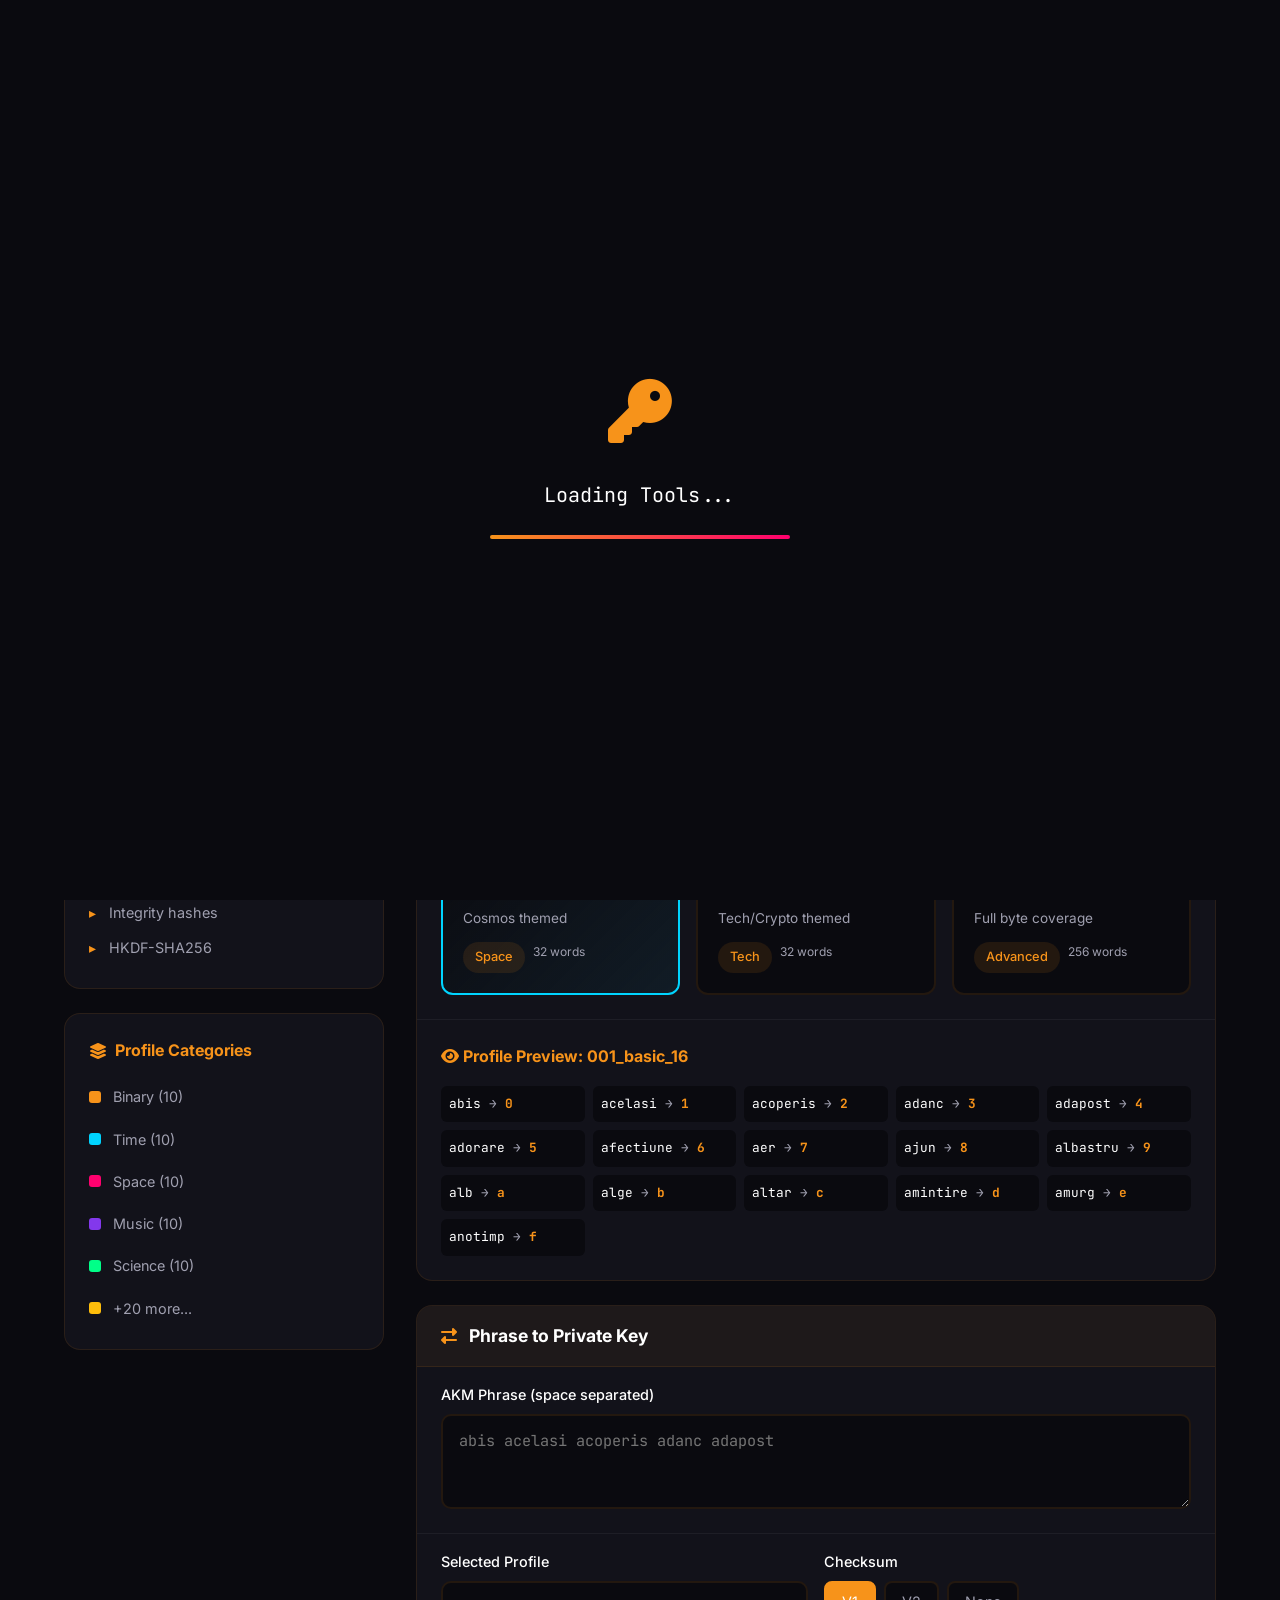
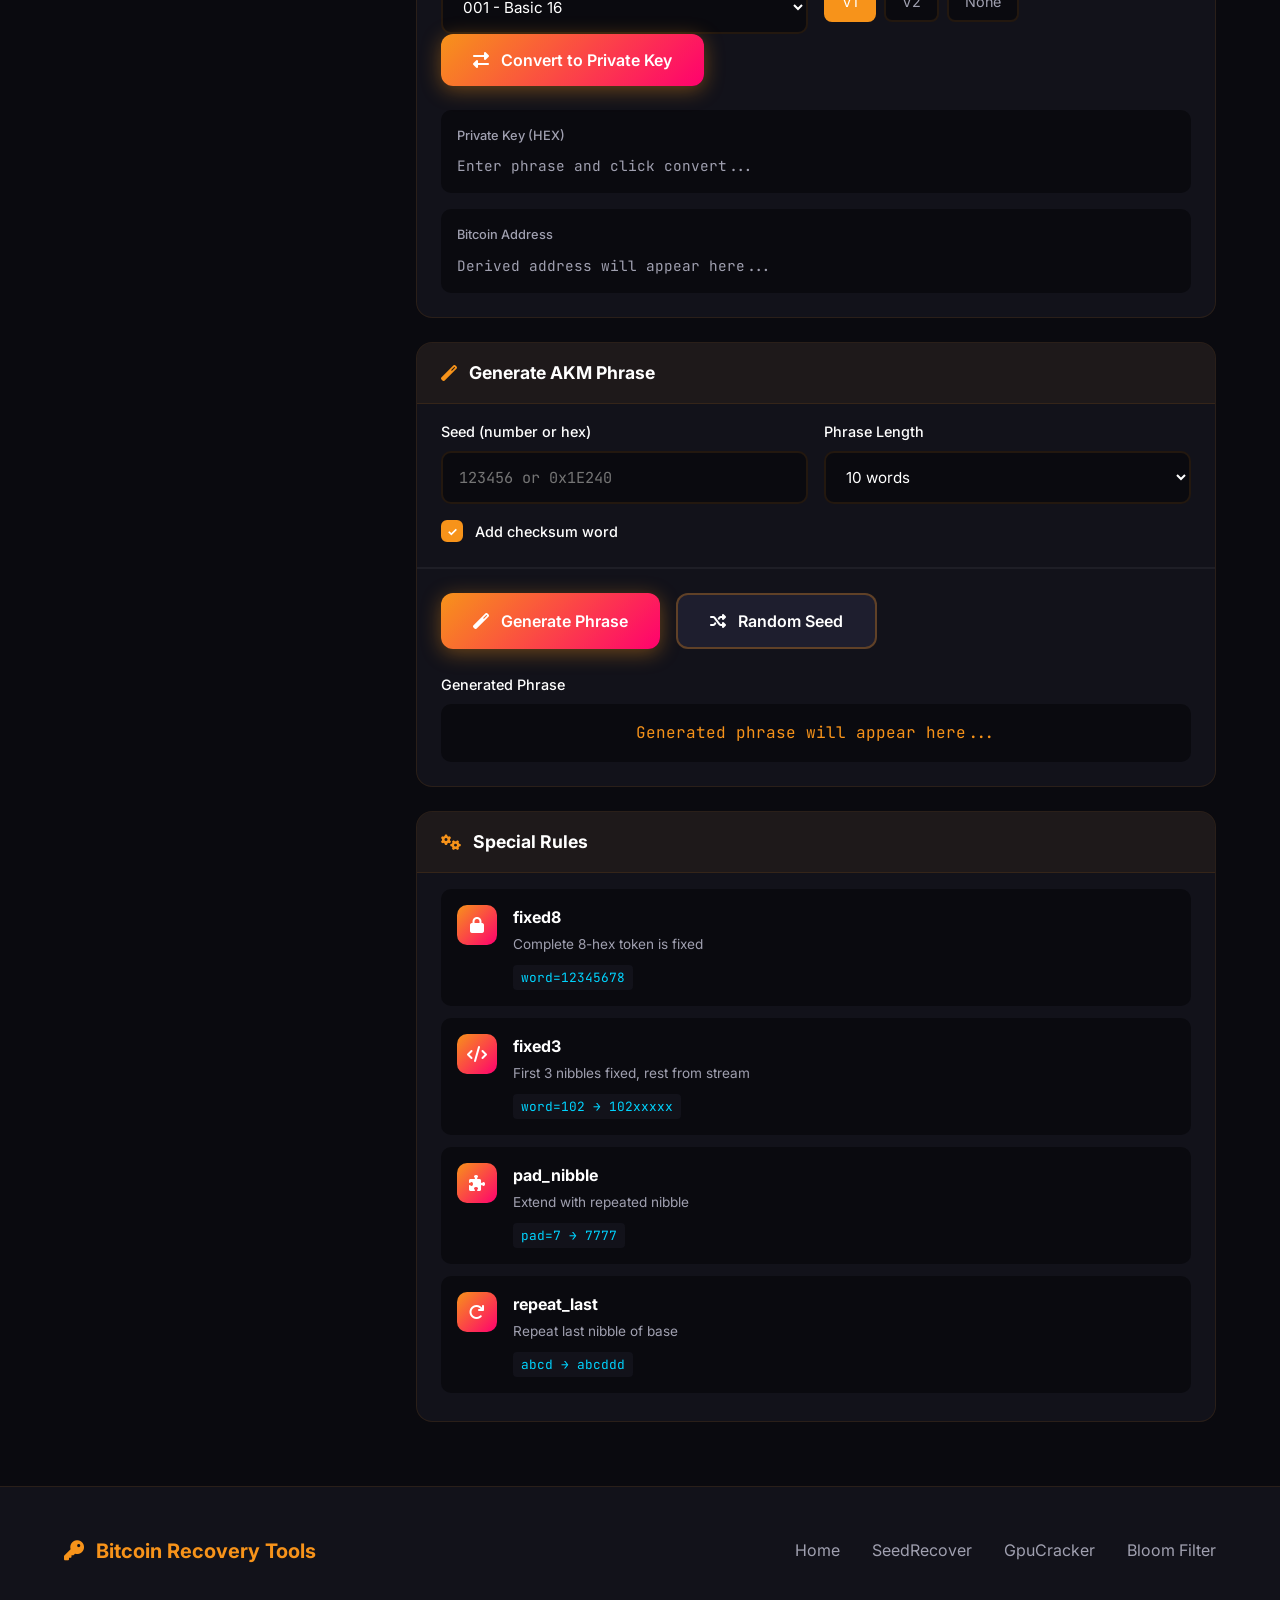
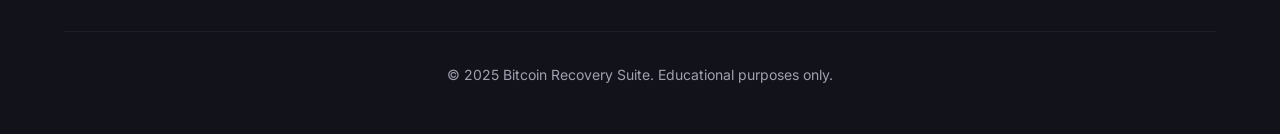
<file: main_html/akm_seed2priv.html>
<!DOCTYPE html>
<html lang="en">
<head>
    <meta charset="UTF-8">
    <meta name="viewport" content="width=device-width, initial-scale=1.0">
    <title>AKM Tools - Advanced Key Management</title>
    <link rel="stylesheet" href="css/main.css">
    <link rel="stylesheet" href="css/tool.css">
    <link href="https://fonts.googleapis.com/css2?family=JetBrains+Mono:wght@400;700&family=Inter:wght@300;400;600;800&display=swap" rel="stylesheet">
    <link rel="stylesheet" href="https://cdnjs.cloudflare.com/ajax/libs/font-awesome/6.4.0/css/all.min.css">
</head>
<body>
    <canvas id="matrixCanvas"></canvas>
    
    <nav class="navbar">
        <div class="nav-brand">
            <i class="fas fa-key"></i>
            <span>BTCR tools</span>
        </div>
        <ul class="nav-menu">
            <li><a href="index.html"><i class="fas fa-home"></i> Home</a></li>
            <li><a href="SeedRecover.html"><i class="fas fa-seedling"></i> SeedRecover</a></li>
            <li><a href="GpuCracker.html"><i class="fas fa-microchip"></i> GpuCracker</a></li>
            <li><a href="build_bloom.html"><i class="fas fa-filter"></i> Bloom Filter</a></li>
            <li><a href="akm_seed2priv.html" class="active"><i class="fas fa-lock"></i> AKM Tools</a></li>
        </ul>
        <div class="hamburger">
            <span></span>
            <span></span>
            <span></span>
        </div>
    </nav>

    <main class="tool-page">
        <div class="tool-header">
            <div class="tool-icon-large">
                <i class="fas fa-lock"></i>
            </div>
            <h1>AKM Tools</h1>
            <p class="tool-subtitle">Advanced Key Management with 300+ Custom Profiles</p>
        </div>

        <div class="tool-container">
            <div class="tool-sidebar">
                <div class="info-card">
                    <h3><i class="fas fa-info-circle"></i> What is AKM?</h3>
                    <p>Advanced Key Management (AKM) is a custom mnemonic generation system with:</p>
                    <ul>
                        <li>512-word custom wordlist</li>
                        <li>HKDF-based token generation</li>
                        <li>300+ generation profiles</li>
                        <li>Checksum validation</li>
                        <li>Special encoding rules</li>
                    </ul>
                </div>

                <div class="info-card">
                    <h3><i class="fas fa-shield-alt"></i> Security Features</h3>
                    <ul>
                        <li>Weak key detection</li>
                        <li>Domain separation</li>
                        <li>Integrity hashes</li>
                        <li>HKDF-SHA256</li>
                    </ul>
                </div>

                <div class="info-card">
                    <h3><i class="fas fa-layer-group"></i> Profile Categories</h3>
                    <div class="profile-categories">
                        <div class="cat-item">
                            <span class="cat-color" style="background: #f7931a;"></span>
                            <span>Binary (10)</span>
                        </div>
                        <div class="cat-item">
                            <span class="cat-color" style="background: #00d4ff;"></span>
                            <span>Time (10)</span>
                        </div>
                        <div class="cat-item">
                            <span class="cat-color" style="background: #ff006e;"></span>
                            <span>Space (10)</span>
                        </div>
                        <div class="cat-item">
                            <span class="cat-color" style="background: #8338ec;"></span>
                            <span>Music (10)</span>
                        </div>
                        <div class="cat-item">
                            <span class="cat-color" style="background: #00ff88;"></span>
                            <span>Science (10)</span>
                        </div>
                        <div class="cat-item">
                            <span class="cat-color" style="background: #ffbe0b;"></span>
                            <span>+20 more...</span>
                        </div>
                    </div>
                </div>
            </div>

            <div class="tool-main">
                <!-- Profile Explorer -->
                <div class="panel">
                    <div class="panel-header">
                        <i class="fas fa-layer-group"></i>
                        <h2>Profile Explorer <span class="badge">300</span></h2>
                    </div>
                    
                    <div class="profile-filter">
                        <div class="form-group" style="padding-bottom: 0;">
                            <input type="text" class="form-control" id="profileSearch" 
                                   placeholder="Search profiles...">
                        </div>
                        <div class="filter-tags">
                            <button class="filter-tag active">All</button>
                            <button class="filter-tag">Basic</button>
                            <button class="filter-tag">Hex</button>
                            <button class="filter-tag">Themed</button>
                            <button class="filter-tag">Advanced</button>
                        </div>
                    </div>

                    <div class="profiles-grid">
                        <div class="profile-card active">
                            <div class="profile-num">001</div>
                            <h4>Basic 16</h4>
                            <p>4-bit hex encoding</p>
                            <div class="profile-meta">
                                <span class="tag">STRICT_HEX</span>
                                <span class="word-count">16 words</span>
                            </div>
                        </div>
                        
                        <div class="profile-card">
                            <div class="profile-num">031</div>
                            <h4>Colors</h4>
                            <p>Color themed hex</p>
                            <div class="profile-meta">
                                <span class="tag">Colors</span>
                                <span class="word-count">16 words</span>
                            </div>
                        </div>
                        
                        <div class="profile-card">
                            <div class="profile-num">101</div>
                            <h4>Binary</h4>
                            <p>Binary encoding</p>
                            <div class="profile-meta">
                                <span class="tag">Binary</span>
                                <span class="word-count">16 words</span>
                            </div>
                        </div>
                        
                        <div class="profile-card featured">
                            <div class="profile-num">151</div>
                            <h4>Space</h4>
                            <p>Cosmos themed</p>
                            <div class="profile-meta">
                                <span class="tag">Space</span>
                                <span class="word-count">32 words</span>
                            </div>
                        </div>
                        
                        <div class="profile-card">
                            <div class="profile-num">201</div>
                            <h4>Technology</h4>
                            <p>Tech/Crypto themed</p>
                            <div class="profile-meta">
                                <span class="tag">Tech</span>
                                <span class="word-count">32 words</span>
                            </div>
                        </div>
                        
                        <div class="profile-card">
                            <div class="profile-num">291</div>
                            <h4>Advanced 256</h4>
                            <p>Full byte coverage</p>
                            <div class="profile-meta">
                                <span class="tag">Advanced</span>
                                <span class="word-count">256 words</span>
                            </div>
                        </div>
                    </div>

                    <div class="profile-preview">
                        <h4 style="margin-bottom: 1rem; color: var(--primary);">
                            <i class="fas fa-eye"></i> Profile Preview: 001_basic_16
                        </h4>
                        <div class="preview-content">
                            <div class="preview-mapping">
                                <div class="map-item">
                                    <span class="map-word">abis</span>
                                    <span class="map-arrow">→</span>
                                    <span class="map-value">0</span>
                                </div>
                                <div class="map-item">
                                    <span class="map-word">acelasi</span>
                                    <span class="map-arrow">→</span>
                                    <span class="map-value">1</span>
                                </div>
                                <div class="map-item">
                                    <span class="map-word">acoperis</span>
                                    <span class="map-arrow">→</span>
                                    <span class="map-value">2</span>
                                </div>
                                <div class="map-item">
                                    <span class="map-word">adanc</span>
                                    <span class="map-arrow">→</span>
                                    <span class="map-value">3</span>
                                </div>
                                <div class="map-item">
                                    <span class="map-word">adapost</span>
                                    <span class="map-arrow">→</span>
                                    <span class="map-value">4</span>
                                </div>
                                <div class="map-item">
                                    <span class="map-word">adorare</span>
                                    <span class="map-arrow">→</span>
                                    <span class="map-value">5</span>
                                </div>
                                <div class="map-item">
                                    <span class="map-word">afectiune</span>
                                    <span class="map-arrow">→</span>
                                    <span class="map-value">6</span>
                                </div>
                                <div class="map-item">
                                    <span class="map-word">aer</span>
                                    <span class="map-arrow">→</span>
                                    <span class="map-value">7</span>
                                </div>
                                <div class="map-item">
                                    <span class="map-word">ajun</span>
                                    <span class="map-arrow">→</span>
                                    <span class="map-value">8</span>
                                </div>
                                <div class="map-item">
                                    <span class="map-word">albastru</span>
                                    <span class="map-arrow">→</span>
                                    <span class="map-value">9</span>
                                </div>
                                <div class="map-item">
                                    <span class="map-word">alb</span>
                                    <span class="map-arrow">→</span>
                                    <span class="map-value">a</span>
                                </div>
                                <div class="map-item">
                                    <span class="map-word">alge</span>
                                    <span class="map-arrow">→</span>
                                    <span class="map-value">b</span>
                                </div>
                                <div class="map-item">
                                    <span class="map-word">altar</span>
                                    <span class="map-arrow">→</span>
                                    <span class="map-value">c</span>
                                </div>
                                <div class="map-item">
                                    <span class="map-word">amintire</span>
                                    <span class="map-arrow">→</span>
                                    <span class="map-value">d</span>
                                </div>
                                <div class="map-item">
                                    <span class="map-word">amurg</span>
                                    <span class="map-arrow">→</span>
                                    <span class="map-value">e</span>
                                </div>
                                <div class="map-item">
                                    <span class="map-word">anotimp</span>
                                    <span class="map-arrow">→</span>
                                    <span class="map-value">f</span>
                                </div>
                            </div>
                        </div>
                    </div>
                </div>

                <!-- Phrase to Key Converter -->
                <div class="panel">
                    <div class="panel-header">
                        <i class="fas fa-exchange-alt"></i>
                        <h2>Phrase to Private Key</h2>
                    </div>
                    
                    <div class="converter-form">
                        <div class="form-group">
                            <label>AKM Phrase (space separated)</label>
                            <textarea id="akmPhrase" class="form-control mono" rows="3" 
                                placeholder="abis acelasi acoperis adanc adapost"></textarea>
                        </div>

                        <div class="form-row" style="padding-bottom: 0;">
                            <div class="form-group">
                                <label>Selected Profile</label>
                                <select id="convertProfile" class="form-control">
                                    <option value="001">001 - Basic 16</option>
                                    <option value="031">031 - Colors</option>
                                    <option value="101">101 - Binary</option>
                                    <option value="151">151 - Space</option>
                                    <option value="291">291 - Advanced 256</option>
                                </select>
                            </div>
                            <div class="form-group">
                                <label>Checksum</label>
                                <div class="btn-group">
                                    <button class="btn-toggle active">V1</button>
                                    <button class="btn-toggle">V2</button>
                                    <button class="btn-toggle">None</button>
                                </div>
                            </div>
                        </div>

                        <button class="btn btn-primary" id="convertBtn" style="margin: 0 1.5rem 1.5rem;">
                            <i class="fas fa-exchange-alt"></i> Convert to Private Key
                        </button>

                        <div class="conversion-result" style="padding: 0 1.5rem 1.5rem;">
                            <div class="result-box">
                                <label>Private Key (HEX)</label>
                                <div class="key-display" id="privKeyHex">
                                    <span class="placeholder">Enter phrase and click convert...</span>
                                </div>
                            </div>
                            <div class="result-box" style="margin-top: 1rem;">
                                <label>Bitcoin Address</label>
                                <div class="key-display" id="btcAddress">
                                    <span class="placeholder">Derived address will appear here...</span>
                                </div>
                            </div>
                        </div>
                    </div>
                </div>

                <!-- Generate AKM Phrase -->
                <div class="panel">
                    <div class="panel-header">
                        <i class="fas fa-magic"></i>
                        <h2>Generate AKM Phrase</h2>
                    </div>
                    
                    <div class="generator-form">
                        <div class="form-row" style="padding-bottom: 0;">
                            <div class="form-group">
                                <label>Seed (number or hex)</label>
                                <input type="text" id="genSeed" class="form-control mono" 
                                       placeholder="123456 or 0x1E240">
                            </div>
                            <div class="form-group">
                                <label>Phrase Length</label>
                                <select id="genLength" class="form-control">
                                    <option value="5">5 words</option>
                                    <option value="10" selected>10 words</option>
                                    <option value="15">15 words</option>
                                    <option value="20">20 words</option>
                                    <option value="25">25 words</option>
                                </select>
                            </div>
                        </div>

                        <div class="form-group">
                            <label class="checkbox-label">
                                <input type="checkbox" id="addChecksum" checked>
                                <span class="checkmark"></span>
                                Add checksum word
                            </label>
                        </div>

                        <div class="action-buttons">
                            <button class="btn btn-primary btn-large" id="generatePhrase">
                                <i class="fas fa-magic"></i> Generate Phrase
                            </button>
                            <button class="btn btn-secondary" id="randomSeed">
                                <i class="fas fa-random"></i> Random Seed
                            </button>
                        </div>

                        <div class="generated-output" style="padding: 0 1.5rem 1.5rem;">
                            <label>Generated Phrase</label>
                            <div class="phrase-display" id="generatedPhrase">
                                <span class="placeholder">Generated phrase will appear here...</span>
                            </div>
                        </div>
                    </div>
                </div>

                <!-- Special Rules -->
                <div class="panel">
                    <div class="panel-header">
                        <i class="fas fa-cogs"></i>
                        <h2>Special Rules</h2>
                    </div>
                    
                    <div class="rules-list">
                        <div class="rule-item">
                            <div class="rule-icon">
                                <i class="fas fa-lock"></i>
                            </div>
                            <div class="rule-info">
                                <h4>fixed8</h4>
                                <p>Complete 8-hex token is fixed</p>
                                <code>word=12345678</code>
                            </div>
                        </div>
                        
                        <div class="rule-item">
                            <div class="rule-icon">
                                <i class="fas fa-code"></i>
                            </div>
                            <div class="rule-info">
                                <h4>fixed3</h4>
                                <p>First 3 nibbles fixed, rest from stream</p>
                                <code>word=102 → 102xxxxx</code>
                            </div>
                        </div>
                        
                        <div class="rule-item">
                            <div class="rule-icon">
                                <i class="fas fa-puzzle-piece"></i>
                            </div>
                            <div class="rule-info">
                                <h4>pad_nibble</h4>
                                <p>Extend with repeated nibble</p>
                                <code>pad=7 → 7777</code>
                            </div>
                        </div>
                        
                        <div class="rule-item">
                            <div class="rule-icon">
                                <i class="fas fa-redo"></i>
                            </div>
                            <div class="rule-info">
                                <h4>repeat_last</h4>
                                <p>Repeat last nibble of base</p>
                                <code>abcd → abcddd</code>
                            </div>
                        </div>
                    </div>
                </div>
            </div>
        </div>
    </main>

    <footer class="footer">
        <div class="footer-content">
            <div class="footer-brand">
                <i class="fas fa-key"></i>
                <span>Bitcoin Recovery Tools</span>
            </div>
            <div class="footer-links">
                <a href="index.html">Home</a>
                <a href="SeedRecover.html">SeedRecover</a>
                <a href="GpuCracker.html">GpuCracker</a>
                <a href="build_bloom.html">Bloom Filter</a>
            </div>
            <div class="footer-copyright">
                © 2025 Bitcoin Recovery Suite. Educational purposes only.
            </div>
        </div>
    </footer>

    <script src="js/matrix.js"></script>
    <script src="js/main.js"></script>
    <script src="js/akm_tools.js"></script>
</body>
</html>
</file>
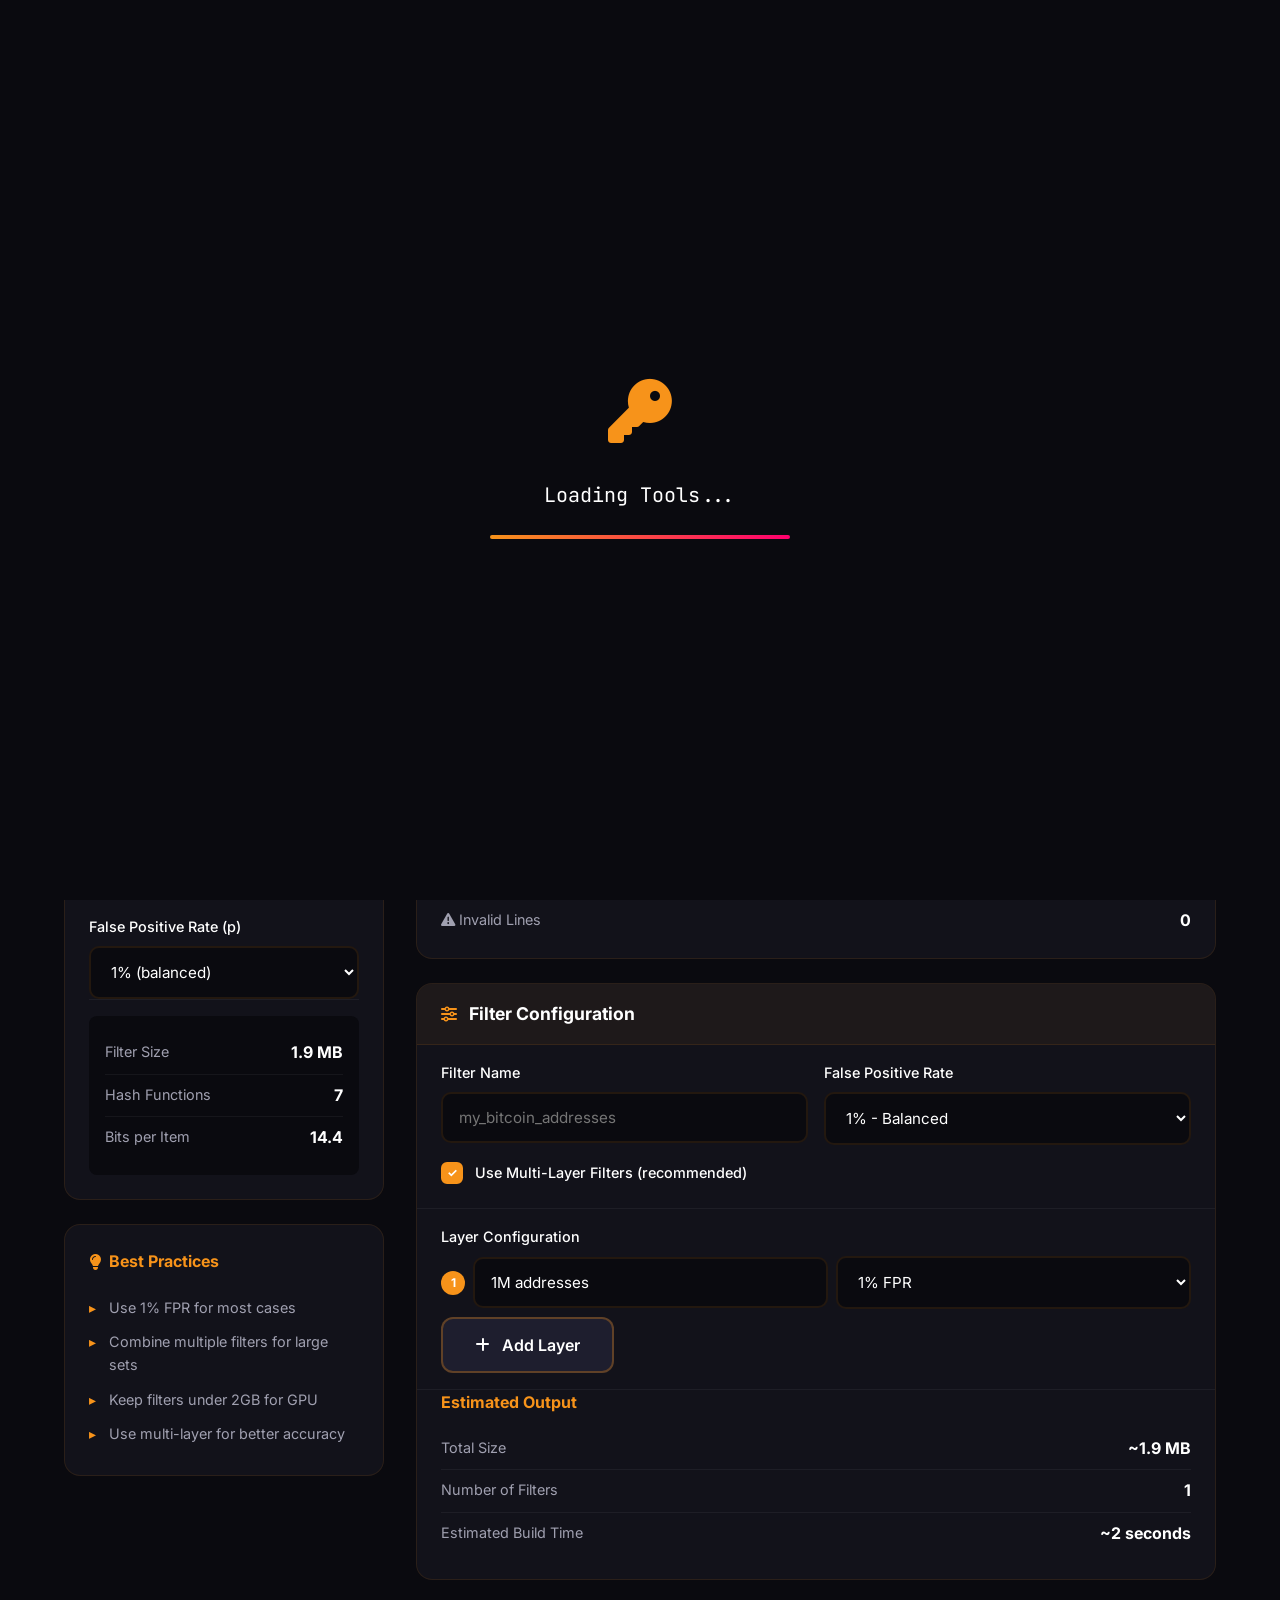
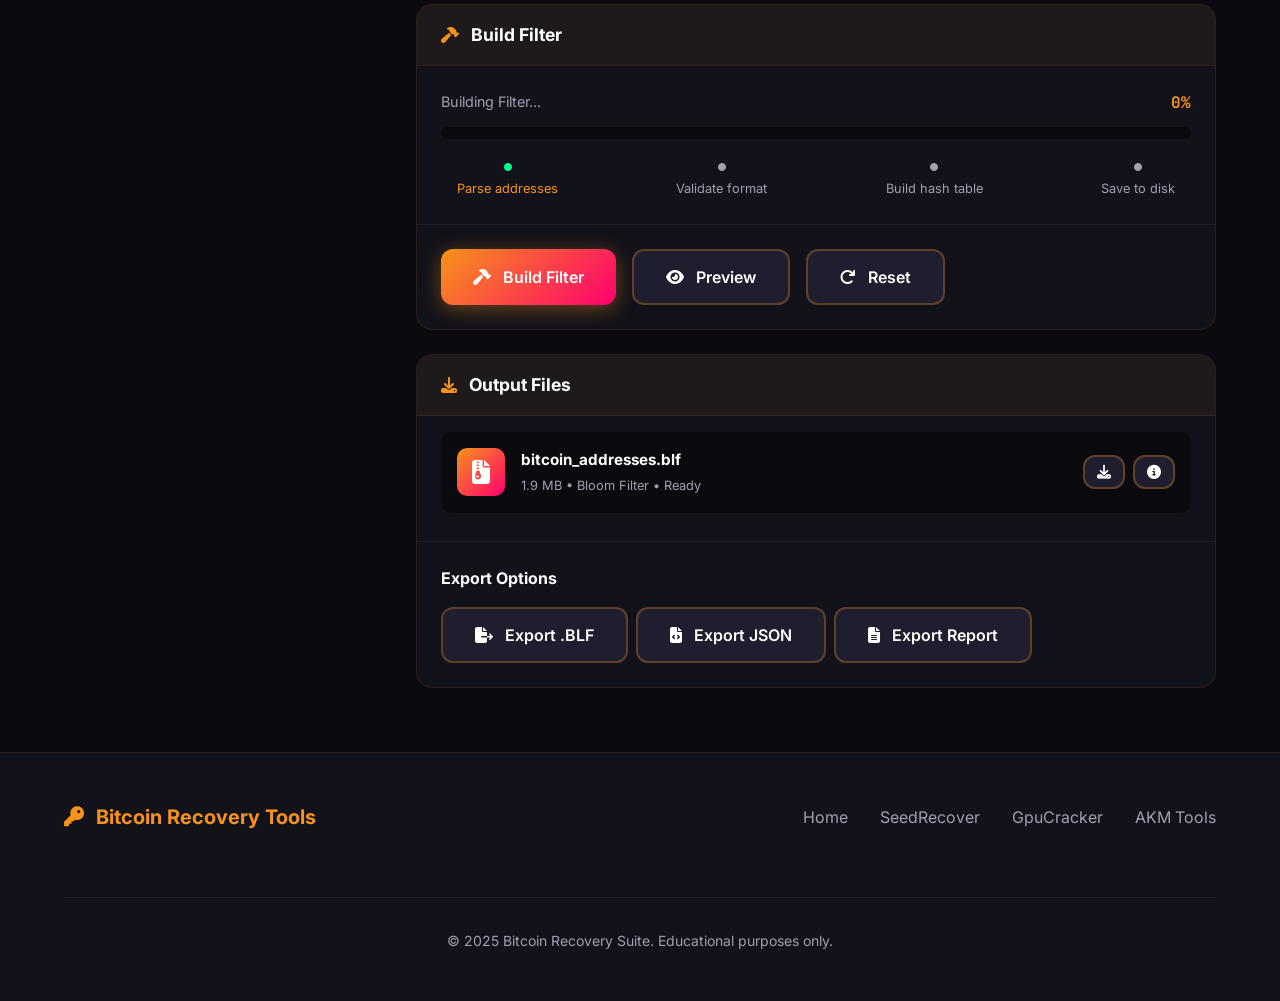
<file: main_html/build_bloom.html>
<!DOCTYPE html>
<html lang="en">
<head>
    <meta charset="UTF-8">
    <meta name="viewport" content="width=device-width, initial-scale=1.0">
    <title>Bloom Filter Builder - Optimized Address Filter Creation</title>
    <link rel="stylesheet" href="css/main.css">
    <link rel="stylesheet" href="css/tool.css">
    <link href="https://fonts.googleapis.com/css2?family=JetBrains+Mono:wght@400;700&family=Inter:wght@300;400;600;800&display=swap" rel="stylesheet">
    <link rel="stylesheet" href="https://cdnjs.cloudflare.com/ajax/libs/font-awesome/6.4.0/css/all.min.css">
</head>
<body>
    <canvas id="matrixCanvas"></canvas>
    
    <nav class="navbar">
        <div class="nav-brand">
            <i class="fas fa-key"></i>
            <span>BTCR tools</span>
        </div>
        <ul class="nav-menu">
            <li><a href="index.html"><i class="fas fa-home"></i> Home</a></li>
            <li><a href="SeedRecover.html"><i class="fas fa-seedling"></i> SeedRecover</a></li>
            <li><a href="GpuCracker.html"><i class="fas fa-microchip"></i> GpuCracker</a></li>
            <li><a href="build_bloom.html" class="active"><i class="fas fa-filter"></i> Bloom Filter</a></li>
            <li><a href="akm_seed2priv.html"><i class="fas fa-lock"></i> AKM Tools</a></li>
        </ul>
        <div class="hamburger">
            <span></span>
            <span></span>
            <span></span>
        </div>
    </nav>

    <main class="tool-page">
        <div class="tool-header">
            <div class="tool-icon-large">
                <i class="fas fa-filter"></i>
            </div>
            <h1>Bloom Filter Builder</h1>
            <p class="tool-subtitle">Create Optimized Bloom Filters for Fast Address Lookup</p>
        </div>

        <div class="tool-container">
            <div class="tool-sidebar">
                <div class="info-card">
                    <h3><i class="fas fa-info-circle"></i> What is a Bloom Filter?</h3>
                    <p>A Bloom filter is a space-efficient probabilistic data structure used to test whether an element is a member of a set.</p>
                    <ul>
                        <li>Fast O(k) lookups</li>
                        <li>Constant space</li>
                        <li>Configurable false positive rate</li>
                        <li>No false negatives</li>
                    </ul>
                </div>

                <div class="info-card">
                    <h3><i class="fas fa-calculator"></i> Size Calculator</h3>
                    <div class="calculator">
                        <div class="form-group" style="padding: 0;">
                            <label>Expected Items (n)</label>
                            <input type="number" id="calcItems" class="form-control" value="1000000">
                        </div>
                        <div class="form-group" style="padding: 1rem 0 0;">
                            <label>False Positive Rate (p)</label>
                            <select id="calcFPR" class="form-control">
                                <option value="0.1">10% (fast)</option>
                                <option value="0.01" selected>1% (balanced)</option>
                                <option value="0.001">0.1% (accurate)</option>
                                <option value="0.0001">0.01% (precise)</option>
                            </select>
                        </div>
                        <div class="calc-result" style="margin-top: 1rem; padding: 1rem; background: var(--dark); border-radius: 8px;">
                            <div class="stat-row">
                                <span>Filter Size</span>
                                <strong id="calcSize">1.9 MB</strong>
                            </div>
                            <div class="stat-row">
                                <span>Hash Functions</span>
                                <strong id="calcHashes">7</strong>
                            </div>
                            <div class="stat-row">
                                <span>Bits per Item</span>
                                <strong id="calcBits">14.4</strong>
                            </div>
                        </div>
                    </div>
                </div>

                <div class="info-card">
                    <h3><i class="fas fa-lightbulb"></i> Best Practices</h3>
                    <ul>
                        <li>Use 1% FPR for most cases</li>
                        <li>Combine multiple filters for large sets</li>
                        <li>Keep filters under 2GB for GPU</li>
                        <li>Use multi-layer for better accuracy</li>
                    </ul>
                </div>
            </div>

            <div class="tool-main">
                <!-- Input Section -->
                <div class="panel">
                    <div class="panel-header">
                        <i class="fas fa-file-import"></i>
                        <h2>Input Addresses</h2>
                    </div>
                    
                    <div class="input-tabs">
                        <button class="tab-btn active" data-tab="file">
                            <i class="fas fa-file"></i> File Upload
                        </button>
                        <button class="tab-btn" data-tab="text">
                            <i class="fas fa-keyboard"></i> Text Input
                        </button>
                        <button class="tab-btn" data-tab="generate">
                            <i class="fas fa-magic"></i> Generate
                        </button>
                    </div>

                    <div class="tab-content active" id="tab-file">
                        <div class="form-group">
                            <label for="addressFile">Upload Address List</label>
                            <div class="file-drop-zone" id="dropZone">
                                <i class="fas fa-cloud-upload-alt"></i>
                                <p>Drag & drop files here or click to browse</p>
                                <small>Supports: .txt, .csv, .json (max 500MB)</small>
                            </div>
                            <input type="file" id="addressFile" hidden accept=".txt,.csv,.json">
                        </div>
                        
                        <div class="file-list" id="fileList">
                            <!-- Dynamic file list -->
                        </div>
                    </div>

                    <div class="tab-content" id="tab-text">
                        <div class="form-group">
                            <label for="addressText">Enter Addresses (one per line)</label>
                            <textarea id="addressText" class="form-control mono" rows="8" 
                                placeholder="1A1zP1eP5QGefi2DMPTfTL5SLmv7DivfNa&#10;1BvBMSEYstWetqTFn5Au4m4GFg7xJaNVN2&#10;..."></textarea>
                        </div>
                    </div>

                    <div class="tab-content" id="tab-generate">
                        <div class="form-group">
                            <label>Generate Test Set</label>
                            <div class="form-row" style="padding: 0;">
                                <div class="form-group" style="padding: 0;">
                                    <label>Count</label>
                                    <input type="number" id="genCount" class="form-control" value="10000" min="100" max="10000000">
                                </div>
                                <div class="form-group" style="padding: 0;">
                                    <label>Type</label>
                                    <select id="genType" class="form-control">
                                        <option value="random">Random</option>
                                        <option value="p2pkh">P2PKH (1...)</option>
                                        <option value="p2sh">P2SH (3...)</option>
                                        <option value="bech32">Bech32 (bc1...)</option>
                                    </select>
                                </div>
                            </div>
                            <button class="btn btn-secondary" id="generateBtn" style="margin-top: 1rem;">
                                <i class="fas fa-magic"></i> Generate Addresses
                            </button>
                        </div>
                    </div>

                    <div class="input-stats" style="padding: 1rem 1.5rem; border-top: 1px solid rgba(255,255,255,0.05);">
                        <div class="stat-row">
                            <span><i class="fas fa-address-card"></i> Total Addresses</span>
                            <strong id="totalAddresses">0</strong>
                        </div>
                        <div class="stat-row">
                            <span><i class="fas fa-check-circle"></i> Valid Addresses</span>
                            <strong id="validAddresses">0</strong>
                        </div>
                        <div class="stat-row">
                            <span><i class="fas fa-exclamation-triangle"></i> Invalid Lines</span>
                            <strong id="invalidAddresses">0</strong>
                        </div>
                    </div>
                </div>

                <!-- Configuration -->
                <div class="panel">
                    <div class="panel-header">
                        <i class="fas fa-sliders-h"></i>
                        <h2>Filter Configuration</h2>
                    </div>
                    
                    <div class="form-row" style="padding-bottom: 0;">
                        <div class="form-group">
                            <label for="filterName">Filter Name</label>
                            <input type="text" id="filterName" class="form-control" 
                                   placeholder="my_bitcoin_addresses">
                        </div>
                        <div class="form-group">
                            <label for="fprSelect">False Positive Rate</label>
                            <select id="fprSelect" class="form-control">
                                <option value="0.1">10% - Fastest</option>
                                <option value="0.01" selected>1% - Balanced</option>
                                <option value="0.001">0.1% - Accurate</option>
                                <option value="0.0001">0.01% - Most Accurate</option>
                            </select>
                        </div>
                    </div>

                    <div class="form-group">
                        <label class="checkbox-label">
                            <input type="checkbox" id="multiLayer" checked>
                            <span class="checkmark"></span>
                            Use Multi-Layer Filters (recommended)
                        </label>
                    </div>

                    <div class="form-group" id="layerConfig">
                        <label>Layer Configuration</label>
                        <div class="layer-inputs">
                            <div class="layer-row">
                                <span class="layer-num">1</span>
                                <input type="text" class="form-control" value="1M addresses" readonly>
                                <select class="form-control layer-fpr">
                                    <option value="0.01" selected>1% FPR</option>
                                </select>
                            </div>
                        </div>
                        <button class="btn btn-secondary" id="addLayer" style="margin-top: 0.5rem;">
                            <i class="fas fa-plus"></i> Add Layer
                        </button>
                    </div>

                    <div class="config-preview" style="padding: 0 1.5rem 1.5rem;">
                        <h4 style="margin-bottom: 0.75rem; color: var(--primary);">Estimated Output</h4>
                        <div class="stat-row">
                            <span>Total Size</span>
                            <strong id="estSize">~1.9 MB</strong>
                        </div>
                        <div class="stat-row">
                            <span>Number of Filters</span>
                            <strong id="estFilters">1</strong>
                        </div>
                        <div class="stat-row">
                            <span>Estimated Build Time</span>
                            <strong id="estTime">~2 seconds</strong>
                        </div>
                    </div>
                </div>

                <!-- Build Progress -->
                <div class="panel">
                    <div class="panel-header">
                        <i class="fas fa-hammer"></i>
                        <h2>Build Filter</h2>
                    </div>
                    
                    <div class="progress-section">
                        <div class="progress-header">
                            <span class="progress-label">Building Filter...</span>
                            <span class="progress-percent" id="buildProgress">0%</span>
                        </div>
                        <div class="progress-bar-large">
                            <div class="progress-fill-large" id="buildBar" style="width: 0%"></div>
                        </div>
                        <div class="build-steps">
                            <div class="build-step active" data-step="1">
                                <i class="fas fa-circle"></i>
                                <span>Parse addresses</span>
                            </div>
                            <div class="build-step" data-step="2">
                                <i class="fas fa-circle"></i>
                                <span>Validate format</span>
                            </div>
                            <div class="build-step" data-step="3">
                                <i class="fas fa-circle"></i>
                                <span>Build hash table</span>
                            </div>
                            <div class="build-step" data-step="4">
                                <i class="fas fa-circle"></i>
                                <span>Save to disk</span>
                            </div>
                        </div>
                    </div>

                    <div class="action-buttons">
                        <button class="btn btn-primary btn-large" id="buildBtn">
                            <i class="fas fa-hammer"></i> Build Filter
                        </button>
                        <button class="btn btn-secondary" id="previewBtn">
                            <i class="fas fa-eye"></i> Preview
                        </button>
                        <button class="btn btn-secondary" id="resetBtn">
                            <i class="fas fa-redo"></i> Reset
                        </button>
                    </div>
                </div>

                <!-- Output -->
                <div class="panel results-panel">
                    <div class="panel-header">
                        <i class="fas fa-download"></i>
                        <h2>Output Files</h2>
                    </div>
                    
                    <div class="output-files">
                        <div class="output-file-item">
                            <div class="file-icon">
                                <i class="fas fa-file-archive"></i>
                            </div>
                            <div class="file-info">
                                <h4>bitcoin_addresses.blf</h4>
                                <p>1.9 MB • Bloom Filter • Ready</p>
                            </div>
                            <div class="file-actions">
                                <button class="btn btn-sm btn-secondary">
                                    <i class="fas fa-download"></i>
                                </button>
                                <button class="btn btn-sm btn-secondary">
                                    <i class="fas fa-info-circle"></i>
                                </button>
                            </div>
                        </div>
                    </div>

                    <div class="export-options" style="padding: 1.5rem; border-top: 1px solid rgba(255,255,255,0.05);">
                        <h4 style="margin-bottom: 1rem;">Export Options</h4>
                        <div class="btn-group">
                            <button class="btn btn-secondary">
                                <i class="fas fa-file-export"></i> Export .BLF
                            </button>
                            <button class="btn btn-secondary">
                                <i class="fas fa-file-code"></i> Export JSON
                            </button>
                            <button class="btn btn-secondary">
                                <i class="fas fa-file-alt"></i> Export Report
                            </button>
                        </div>
                    </div>
                </div>
            </div>
        </div>
    </main>

    <footer class="footer">
        <div class="footer-content">
            <div class="footer-brand">
                <i class="fas fa-key"></i>
                <span>Bitcoin Recovery Tools</span>
            </div>
            <div class="footer-links">
                <a href="index.html">Home</a>
                <a href="SeedRecover.html">SeedRecover</a>
                <a href="GpuCracker.html">GpuCracker</a>
                <a href="akm_seed2priv.html">AKM Tools</a>
            </div>
            <div class="footer-copyright">
                © 2025 Bitcoin Recovery Suite. Educational purposes only.
            </div>
        </div>
    </footer>

    <script src="js/matrix.js"></script>
    <script src="js/main.js"></script>
    <script src="js/build_bloom.js"></script>
</body>
</html>
</file>
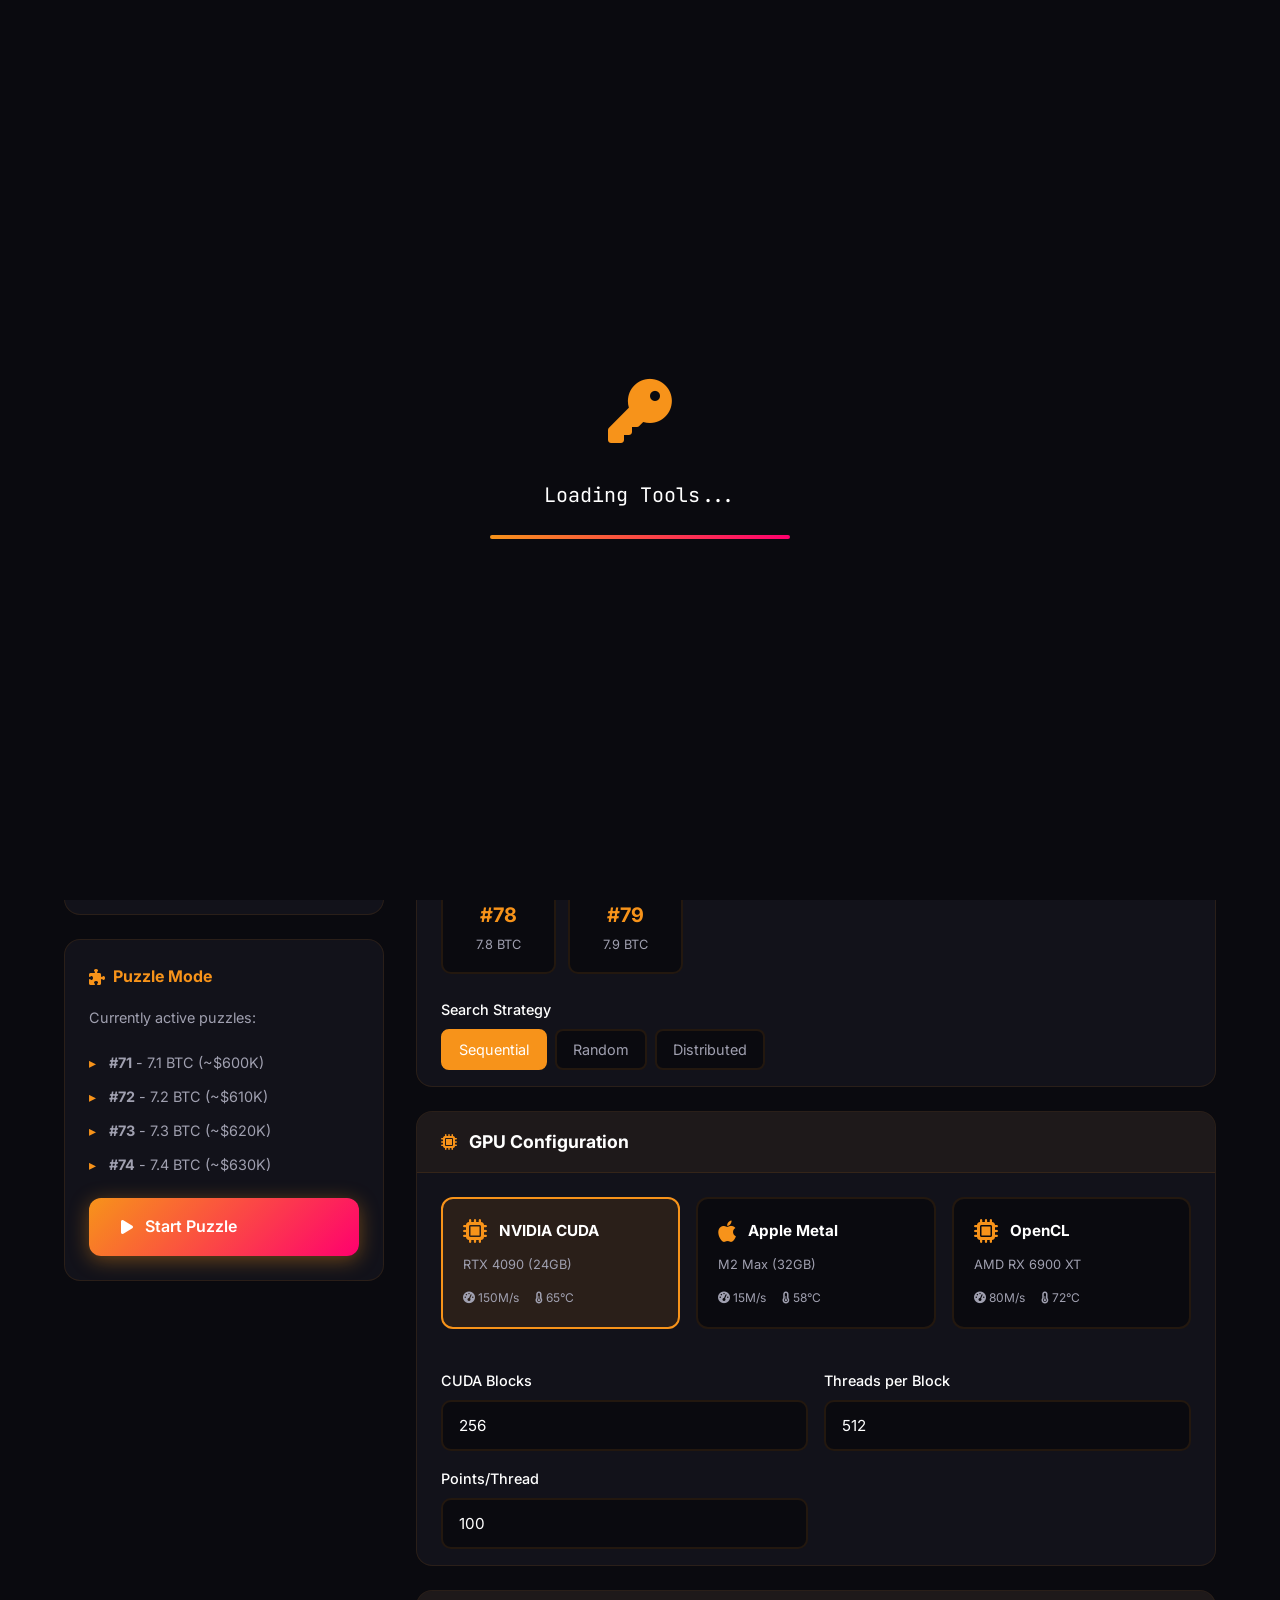
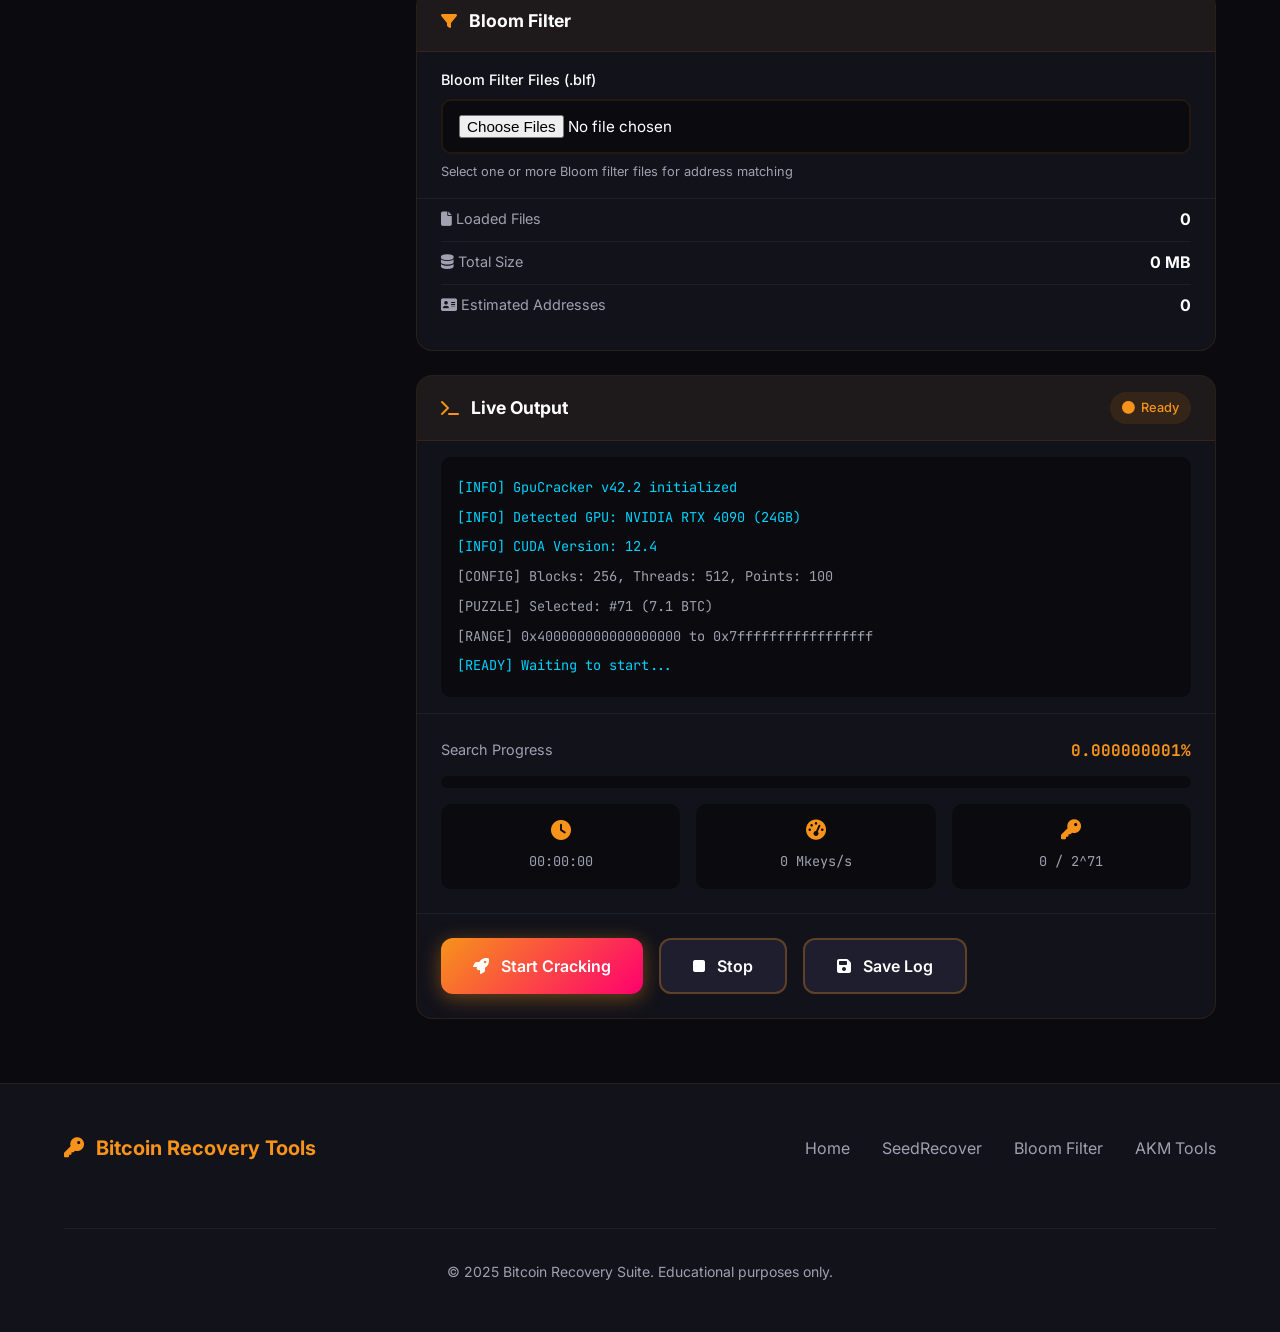
<file: main_html/GpuCracker.html>
<!DOCTYPE html>
<html lang="en">
<head>
    <meta charset="UTF-8">
    <meta name="viewport" content="width=device-width, initial-scale=1.0">
    <title>GpuCracker - High Performance GPU Seed Cracker</title>
    <link rel="stylesheet" href="css/main.css">
    <link rel="stylesheet" href="css/tool.css">
    <link href="https://fonts.googleapis.com/css2?family=JetBrains+Mono:wght@400;700&family=Inter:wght@300;400;600;800&display=swap" rel="stylesheet">
    <link rel="stylesheet" href="https://cdnjs.cloudflare.com/ajax/libs/font-awesome/6.4.0/css/all.min.css">
</head>
<body>
    <canvas id="matrixCanvas"></canvas>
    
    <nav class="navbar">
        <div class="nav-brand">
            <i class="fas fa-key"></i>
            <span>BTCR tools</span>
        </div>
        <ul class="nav-menu">
            <li><a href="index.html"><i class="fas fa-home"></i> Home</a></li>
            <li><a href="SeedRecover.html"><i class="fas fa-seedling"></i> SeedRecover</a></li>
            <li><a href="GpuCracker.html" class="active"><i class="fas fa-microchip"></i> GpuCracker</a></li>
            <li><a href="build_bloom.html"><i class="fas fa-filter"></i> Bloom Filter</a></li>
            <li><a href="akm_seed2priv.html"><i class="fas fa-lock"></i> AKM Tools</a></li>
        </ul>
        <div class="hamburger">
            <span></span>
            <span></span>
            <span></span>
        </div>
    </nav>

    <main class="tool-page">
        <div class="tool-header">
            <div class="tool-icon-large">
                <i class="fas fa-microchip"></i>
            </div>
            <h1>GpuCracker</h1>
            <p class="tool-subtitle">High-Performance GPU Seed Cracker with 100+ Coin Support</p>
        </div>

        <div class="tool-container">
            <div class="tool-sidebar">
                <div class="info-card">
                    <h3><i class="fas fa-bolt"></i> Performance</h3>
                    <div class="stat-row">
                        <span>RTX 4090</span>
                        <strong>150M+ keys/s</strong>
                    </div>
                    <div class="stat-row">
                        <span>RTX 3090</span>
                        <strong>100M+ keys/s</strong>
                    </div>
                    <div class="stat-row">
                        <span>RX 6900 XT</span>
                        <strong>80M+ keys/s</strong>
                    </div>
                    <div class="stat-row">
                        <span>Apple M2</span>
                        <strong>15M+ keys/s</strong>
                    </div>
                </div>

                <div class="info-card">
                    <h3><i class="fas fa-coins"></i> Supported Coins</h3>
                    <p>100+ cryptocurrencies via BIP44:</p>
                    <div class="coin-tags">
                        <span class="tag">BTC</span>
                        <span class="tag">ETH</span>
                        <span class="tag">LTC</span>
                        <span class="tag">DOGE</span>
                        <span class="tag">DASH</span>
                        <span class="tag">BCH</span>
                        <span class="tag">BSV</span>
                        <span class="tag">ZEC</span>
                        <span class="tag">+92 more</span>
                    </div>
                </div>

                <div class="info-card">
                    <h3><i class="fas fa-puzzle-piece"></i> Puzzle Mode</h3>
                    <p>Currently active puzzles:</p>
                    <ul>
                        <li><strong>#71</strong> - 7.1 BTC (~$600K)</li>
                        <li><strong>#72</strong> - 7.2 BTC (~$610K)</li>
                        <li><strong>#73</strong> - 7.3 BTC (~$620K)</li>
                        <li><strong>#74</strong> - 7.4 BTC (~$630K)</li>
                    </ul>
                    <a href="#puzzle-section" class="btn btn-primary" style="width: 100%; margin-top: 1rem;">
                        <i class="fas fa-play"></i> Start Puzzle
                    </a>
                </div>
            </div>

            <div class="tool-main">
                <!-- Mode Selection -->
                <div class="panel">
                    <div class="panel-header">
                        <i class="fas fa-layer-group"></i>
                        <h2>Operation Mode</h2>
                    </div>
                    
                    <div class="mode-selector">
                        <div class="mode-card active" data-mode="puzzle">
                            <i class="fas fa-puzzle-piece"></i>
                            <h4>Puzzle Mode</h4>
                            <p>Bitcoin Puzzle Challenge</p>
                        </div>
                        <div class="mode-card" data-mode="akm">
                            <i class="fas fa-lock"></i>
                            <h4>AKM Mode</h4>
                            <p>Custom profiles</p>
                        </div>
                        <div class="mode-card" data-mode="mnemonic">
                            <i class="fas fa-seedling"></i>
                            <h4>Mnemonic</h4>
                            <p>BIP39 generation</p>
                        </div>
                        <div class="mode-card" data-mode="xprv">
                            <i class="fas fa-key"></i>
                            <h4>XPRV Mode</h4>
                            <p>Extended keys</p>
                        </div>
                    </div>
                </div>

                <!-- Puzzle Selection -->
                <div class="panel" id="puzzle-section">
                    <div class="panel-header">
                        <i class="fas fa-trophy"></i>
                        <h2>Select Puzzle <span class="badge">916.5 BTC Total</span></h2>
                    </div>
                    
                    <div class="puzzle-selector">
                        <div class="puzzle-option selected">
                            <div class="puzzle-num">#71</div>
                            <div class="puzzle-reward">7.1 BTC</div>
                        </div>
                        <div class="puzzle-option">
                            <div class="puzzle-num">#72</div>
                            <div class="puzzle-reward">7.2 BTC</div>
                        </div>
                        <div class="puzzle-option">
                            <div class="puzzle-num">#73</div>
                            <div class="puzzle-reward">7.3 BTC</div>
                        </div>
                        <div class="puzzle-option">
                            <div class="puzzle-num">#74</div>
                            <div class="puzzle-reward">7.4 BTC</div>
                        </div>
                        <div class="puzzle-option">
                            <div class="puzzle-num">#76</div>
                            <div class="puzzle-reward">7.6 BTC</div>
                        </div>
                        <div class="puzzle-option">
                            <div class="puzzle-num">#77</div>
                            <div class="puzzle-reward">7.7 BTC</div>
                        </div>
                        <div class="puzzle-option">
                            <div class="puzzle-num">#78</div>
                            <div class="puzzle-reward">7.8 BTC</div>
                        </div>
                        <div class="puzzle-option">
                            <div class="puzzle-num">#79</div>
                            <div class="puzzle-reward">7.9 BTC</div>
                        </div>
                    </div>

                    <div class="form-group" style="padding-top: 0;">
                        <label>Search Strategy</label>
                        <div class="btn-group">
                            <button class="btn-toggle active">Sequential</button>
                            <button class="btn-toggle">Random</button>
                            <button class="btn-toggle">Distributed</button>
                        </div>
                    </div>
                </div>

                <!-- GPU Configuration -->
                <div class="panel">
                    <div class="panel-header">
                        <i class="fas fa-microchip"></i>
                        <h2>GPU Configuration</h2>
                    </div>
                    
                    <div class="gpu-config-grid">
                        <div class="gpu-card selected">
                            <div class="gpu-card-header">
                                <i class="fas fa-microchip"></i>
                                <h4>NVIDIA CUDA</h4>
                            </div>
                            <p>RTX 4090 (24GB)</p>
                            <div class="gpu-stats">
                                <span><i class="fas fa-tachometer-alt"></i> 150M/s</span>
                                <span><i class="fas fa-thermometer-half"></i> 65°C</span>
                            </div>
                        </div>
                        
                        <div class="gpu-card">
                            <div class="gpu-card-header">
                                <i class="fab fa-apple"></i>
                                <h4>Apple Metal</h4>
                            </div>
                            <p>M2 Max (32GB)</p>
                            <div class="gpu-stats">
                                <span><i class="fas fa-tachometer-alt"></i> 15M/s</span>
                                <span><i class="fas fa-thermometer-half"></i> 58°C</span>
                            </div>
                        </div>
                        
                        <div class="gpu-card">
                            <div class="gpu-card-header">
                                <i class="fas fa-microchip"></i>
                                <h4>OpenCL</h4>
                            </div>
                            <p>AMD RX 6900 XT</p>
                            <div class="gpu-stats">
                                <span><i class="fas fa-tachometer-alt"></i> 80M/s</span>
                                <span><i class="fas fa-thermometer-half"></i> 72°C</span>
                            </div>
                        </div>
                    </div>

                    <div class="form-row">
                        <div class="form-group">
                            <label for="blocks">CUDA Blocks</label>
                            <input type="number" id="blocks" class="form-control" value="256" min="1" max="1024">
                        </div>
                        <div class="form-group">
                            <label for="threads">Threads per Block</label>
                            <input type="number" id="threads" class="form-control" value="512" min="1" max="1024">
                        </div>
                        <div class="form-group">
                            <label for="points">Points/Thread</label>
                            <input type="number" id="points" class="form-control" value="100" min="1" max="1000">
                        </div>
                    </div>
                </div>

                <!-- Bloom Filter -->
                <div class="panel">
                    <div class="panel-header">
                        <i class="fas fa-filter"></i>
                        <h2>Bloom Filter</h2>
                    </div>
                    
                    <div class="form-group">
                        <label for="bloomFiles">Bloom Filter Files (.blf)</label>
                        <input type="file" id="bloomFiles" class="form-control" multiple accept=".blf">
                        <small class="form-hint">Select one or more Bloom filter files for address matching</small>
                    </div>

                    <div class="bloom-stats" style="padding: 0 1.5rem 1.5rem;">
                        <div class="stat-row">
                            <span><i class="fas fa-file"></i> Loaded Files</span>
                            <strong id="bloomFileCount">0</strong>
                        </div>
                        <div class="stat-row">
                            <span><i class="fas fa-database"></i> Total Size</span>
                            <strong id="bloomSize">0 MB</strong>
                        </div>
                        <div class="stat-row">
                            <span><i class="fas fa-address-card"></i> Estimated Addresses</span>
                            <strong id="bloomCapacity">0</strong>
                        </div>
                    </div>
                </div>

                <!-- Live Output -->
                <div class="panel">
                    <div class="panel-header">
                        <i class="fas fa-terminal"></i>
                        <h2>Live Output</h2>
                        <div style="margin-left: auto;">
                            <span class="status-badge status-pending" id="statusBadge">
                                <i class="fas fa-circle"></i> Ready
                            </span>
                        </div>
                    </div>
                    
                    <div class="terminal-output" id="terminalOutput">
                        <div class="terminal-line info">[INFO] GpuCracker v42.2 initialized</div>
                        <div class="terminal-line info">[INFO] Detected GPU: NVIDIA RTX 4090 (24GB)</div>
                        <div class="terminal-line info">[INFO] CUDA Version: 12.4</div>
                        <div class="terminal-line">[CONFIG] Blocks: 256, Threads: 512, Points: 100</div>
                        <div class="terminal-line">[PUZZLE] Selected: #71 (7.1 BTC)</div>
                        <div class="terminal-line">[RANGE] 0x400000000000000000 to 0x7fffffffffffffffff</div>
                        <div class="terminal-line info">[READY] Waiting to start...</div>
                    </div>

                    <div class="progress-section" style="border-top: 1px solid rgba(255,255,255,0.05);">
                        <div class="progress-header">
                            <span class="progress-label">Search Progress</span>
                            <span class="progress-percent" id="searchProgress">0.000000001%</span>
                        </div>
                        <div class="progress-bar-large">
                            <div class="progress-fill-large" id="searchBar" style="width: 0%"></div>
                        </div>
                        <div class="progress-stats">
                            <div class="progress-stat">
                                <i class="fas fa-clock"></i>
                                <span id="searchTime">00:00:00</span>
                            </div>
                            <div class="progress-stat">
                                <i class="fas fa-tachometer-alt"></i>
                                <span id="searchSpeed">0 Mkeys/s</span>
                            </div>
                            <div class="progress-stat">
                                <i class="fas fa-key"></i>
                                <span id="keysChecked">0 / 2^71</span>
                            </div>
                        </div>
                    </div>

                    <div class="action-buttons">
                        <button class="btn btn-primary btn-large" id="startCracking">
                            <i class="fas fa-rocket"></i> Start Cracking
                        </button>
                        <button class="btn btn-secondary btn-large" id="stopCracking" disabled>
                            <i class="fas fa-stop"></i> Stop
                        </button>
                        <button class="btn btn-secondary" id="saveOutput">
                            <i class="fas fa-save"></i> Save Log
                        </button>
                    </div>
                </div>
            </div>
        </div>
    </main>

    <footer class="footer">
        <div class="footer-content">
            <div class="footer-brand">
                <i class="fas fa-key"></i>
                <span>Bitcoin Recovery Tools</span>
            </div>
            <div class="footer-links">
                <a href="index.html">Home</a>
                <a href="SeedRecover.html">SeedRecover</a>
                <a href="build_bloom.html">Bloom Filter</a>
                <a href="akm_seed2priv.html">AKM Tools</a>
            </div>
            <div class="footer-copyright">
                © 2025 Bitcoin Recovery Suite. Educational purposes only.
            </div>
        </div>
    </footer>

    <script src="js/matrix.js"></script>
    <script src="js/main.js"></script>
    <script src="js/gpucracker.js"></script>
</body>
</html>
</file>
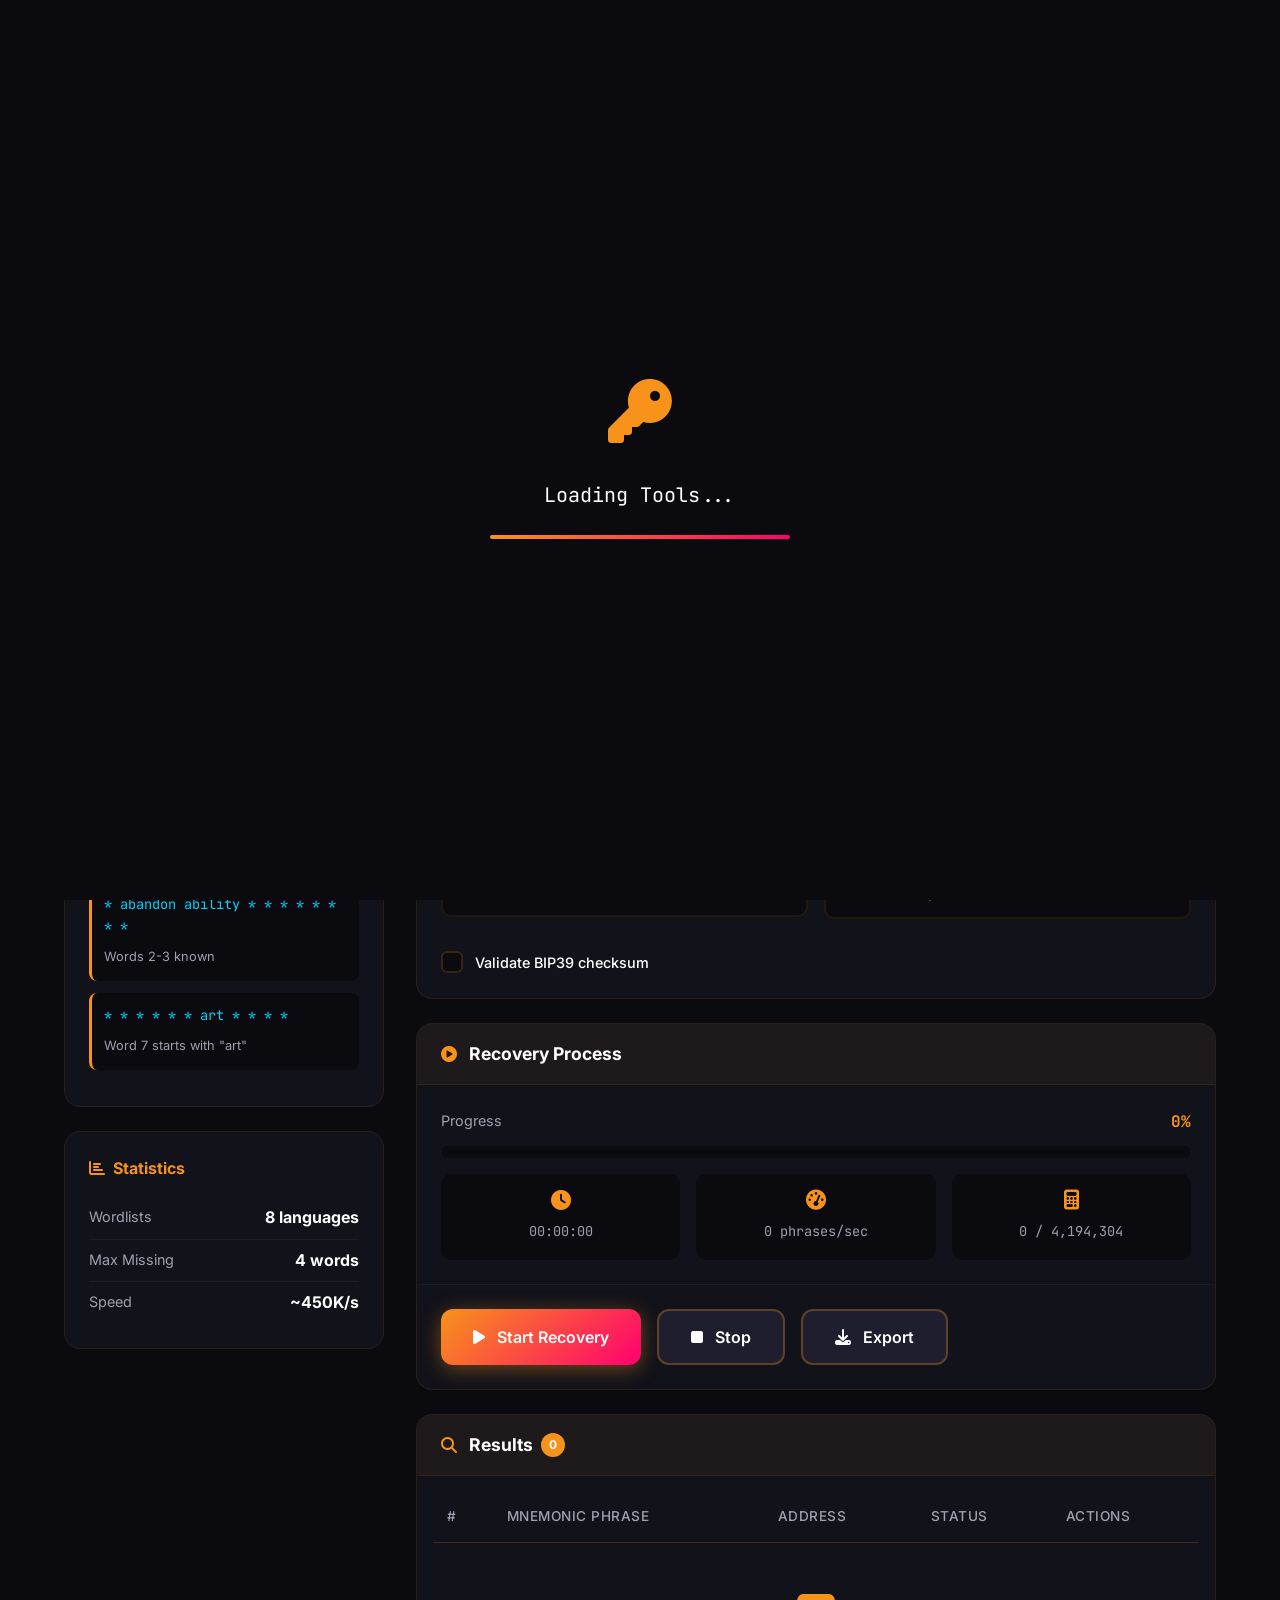
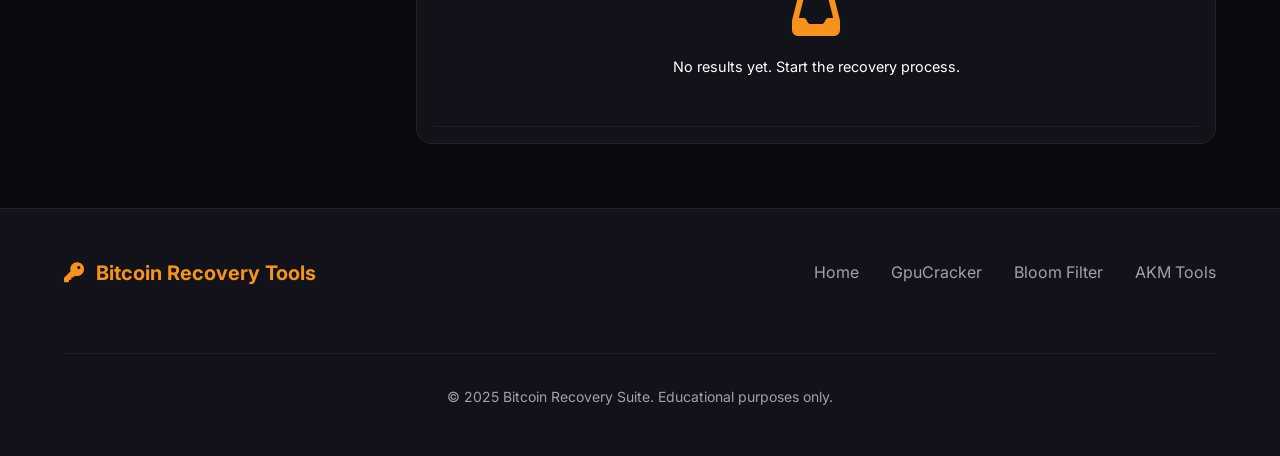
<file: main_html/SeedRecover.html>
<!DOCTYPE html>
<html lang="en">
<head>
    <meta charset="UTF-8">
    <meta name="viewport" content="width=device-width, initial-scale=1.0">
    <title>SeedRecover - BIP39 Mnemonic Recovery Tool</title>
    <link rel="stylesheet" href="css/main.css">
    <link rel="stylesheet" href="css/tool.css">
    <link href="https://fonts.googleapis.com/css2?family=JetBrains+Mono:wght@400;700&family=Inter:wght@300;400;600;800&display=swap" rel="stylesheet">
    <link rel="stylesheet" href="https://cdnjs.cloudflare.com/ajax/libs/font-awesome/6.4.0/css/all.min.css">
</head>
<body>
    <canvas id="matrixCanvas"></canvas>
    
    <nav class="navbar">
        <div class="nav-brand">
            <i class="fas fa-key"></i>
            <span>BTCR tools</span>
        </div>
        <ul class="nav-menu">
            <li><a href="index.html"><i class="fas fa-home"></i> Home</a></li>
            <li><a href="SeedRecover.html" class="active"><i class="fas fa-seedling"></i> SeedRecover</a></li>
            <li><a href="GpuCracker.html"><i class="fas fa-microchip"></i> GpuCracker</a></li>
            <li><a href="build_bloom.html"><i class="fas fa-filter"></i> Bloom Filter</a></li>
            <li><a href="akm_seed2priv.html"><i class="fas fa-lock"></i> AKM Tools</a></li>
        </ul>
        <div class="hamburger">
            <span></span>
            <span></span>
            <span></span>
        </div>
    </nav>

    <main class="tool-page">
        <div class="tool-header">
            <div class="tool-icon-large">
                <i class="fas fa-seedling"></i>
            </div>
            <h1>SeedRecover</h1>
            <p class="tool-subtitle">BIP39 Mnemonic Phrase Recovery & Brute Force Tool</p>
        </div>

        <div class="tool-container">
            <div class="tool-sidebar">
                <div class="info-card">
                    <h3><i class="fas fa-info-circle"></i> About</h3>
                    <p>SeedRecover helps you recover lost or incomplete BIP39 mnemonic phrases. It supports:</p>
                    <ul>
                        <li>Missing word recovery</li>
                        <li>Word substitution</li>
                        <li>Pattern matching</li>
                        <li>Multiple languages</li>
                    </ul>
                </div>

                <div class="info-card">
                    <h3><i class="fas fa-lightbulb"></i> Example Patterns</h3>
                    <div class="code-block">
                        <code>abandon * * * * * * * * * *</code>
                        <span class="code-desc">First word known</span>
                    </div>
                    <div class="code-block">
                        <code>* abandon ability * * * * * * * *</code>
                        <span class="code-desc">Words 2-3 known</span>
                    </div>
                    <div class="code-block">
                        <code>* * * * * * art * * * *</code>
                        <span class="code-desc">Word 7 starts with "art"</span>
                    </div>
                </div>

                <div class="info-card stats-card">
                    <h3><i class="fas fa-chart-bar"></i> Statistics</h3>
                    <div class="stat-row">
                        <span>Wordlists</span>
                        <strong>8 languages</strong>
                    </div>
                    <div class="stat-row">
                        <span>Max Missing</span>
                        <strong>4 words</strong>
                    </div>
                    <div class="stat-row">
                        <span>Speed</span>
                        <strong>~450K/s</strong>
                    </div>
                </div>
            </div>

            <div class="tool-main">
                <div class="panel">
                    <div class="panel-header">
                        <i class="fas fa-cogs"></i>
                        <h2>Configuration</h2>
                    </div>
                    
                    <div class="form-group">
                        <label for="wordlist">Wordlist Language</label>
                        <select id="wordlist" class="form-control">
                            <option value="english">English (BIP39)</option>
                            <option value="spanish">Spanish</option>
                            <option value="french">French</option>
                            <option value="italian">Italian</option>
                            <option value="portuguese">Portuguese</option>
                            <option value="czech">Czech</option>
                            <option value="japanese">Japanese</option>
                            <option value="korean">Korean</option>
                            <option value="chinese_s">Chinese (Simplified)</option>
                            <option value="chinese_t">Chinese (Traditional)</option>
                        </select>
                    </div>

                    <div class="form-group">
                        <label for="phraseLength">Phrase Length</label>
                        <div class="btn-group">
                            <button class="btn-toggle active" data-value="12">12 words</button>
                            <button class="btn-toggle" data-value="15">15 words</button>
                            <button class="btn-toggle" data-value="18">18 words</button>
                            <button class="btn-toggle" data-value="21">21 words</button>
                            <button class="btn-toggle" data-value="24">24 words</button>
                        </div>
                    </div>

                    <div class="form-group">
                        <label for="knownWords">Known Words Pattern</label>
                        <input type="text" id="knownWords" class="form-control mono" 
                               placeholder="* abandon * * ability * * * * * *">
                        <small class="form-hint">Use * for unknown words, space separated</small>
                    </div>

                    <div class="form-row">
                        <div class="form-group half">
                            <label for="missingCount">Missing Words</label>
                            <input type="number" id="missingCount" class="form-control" 
                                   min="1" max="4" value="2">
                        </div>
                        <div class="form-group half">
                            <label for="address">Known Address (optional)</label>
                            <input type="text" id="address" class="form-control mono" 
                                   placeholder="1A1zP1eP5QGefi2DMPTfTL5SLmv7DivfNa">
                        </div>
                    </div>

                    <div class="form-group">
                        <label class="checkbox-label">
                            <input type="checkbox" id="validateChecksum">
                            <span class="checkmark"></span>
                            Validate BIP39 checksum
                        </label>
                    </div>
                </div>

                <div class="panel">
                    <div class="panel-header">
                        <i class="fas fa-play-circle"></i>
                        <h2>Recovery Process</h2>
                    </div>
                    
                    <div class="progress-section">
                        <div class="progress-header">
                            <span class="progress-label">Progress</span>
                            <span class="progress-percent" id="progressPercent">0%</span>
                        </div>
                        <div class="progress-bar-large">
                            <div class="progress-fill-large" id="progressBar" style="width: 0%"></div>
                        </div>
                        <div class="progress-stats">
                            <div class="progress-stat">
                                <i class="fas fa-clock"></i>
                                <span id="elapsedTime">00:00:00</span>
                            </div>
                            <div class="progress-stat">
                                <i class="fas fa-tachometer-alt"></i>
                                <span id="speed">0 phrases/sec</span>
                            </div>
                            <div class="progress-stat">
                                <i class="fas fa-calculator"></i>
                                <span id="combinations">0 / 4,194,304</span>
                            </div>
                        </div>
                    </div>

                    <div class="action-buttons">
                        <button class="btn btn-primary btn-large" id="startBtn">
                            <i class="fas fa-play"></i> Start Recovery
                        </button>
                        <button class="btn btn-secondary btn-large" id="stopBtn" disabled>
                            <i class="fas fa-stop"></i> Stop
                        </button>
                        <button class="btn btn-secondary" id="exportBtn">
                            <i class="fas fa-download"></i> Export
                        </button>
                    </div>
                </div>

                <div class="panel results-panel">
                    <div class="panel-header">
                        <i class="fas fa-search"></i>
                        <h2>Results <span class="badge" id="resultCount">0</span></h2>
                    </div>
                    
                    <div class="results-table-container">
                        <table class="results-table" id="resultsTable">
                            <thead>
                                <tr>
                                    <th>#</th>
                                    <th>Mnemonic Phrase</th>
                                    <th>Address</th>
                                    <th>Status</th>
                                    <th>Actions</th>
                                </tr>
                            </thead>
                            <tbody>
                                <tr class="empty-row">
                                    <td colspan="5" class="empty-message">
                                        <i class="fas fa-inbox"></i>
                                        <p>No results yet. Start the recovery process.</p>
                                    </td>
                                </tr>
                            </tbody>
                        </table>
                    </div>
                </div>
            </div>
        </div>
    </main>

    <footer class="footer">
        <div class="footer-content">
            <div class="footer-brand">
                <i class="fas fa-key"></i>
                <span>Bitcoin Recovery Tools</span>
            </div>
            <div class="footer-links">
                <a href="index.html">Home</a>
                <a href="GpuCracker.html">GpuCracker</a>
                <a href="build_bloom.html">Bloom Filter</a>
                <a href="akm_seed2priv.html">AKM Tools</a>
            </div>
            <div class="footer-copyright">
                © 2025 Bitcoin Recovery Suite. Educational purposes only.
            </div>
        </div>
    </footer>

    <script src="js/matrix.js"></script>
    <script src="js/main.js"></script>
    <script src="js/seedrecover.js"></script>
</body>
</html>
</file>
<file: main_html/css/main.css>
/* ============================================
   BITCOIN RECOVERY SUITE - MAIN STYLES
   Complex Modern Design with Animations
   ============================================ */

:root {
    --primary: #f7931a;
    --primary-dark: #d67b0f;
    --secondary: #00d4ff;
    --accent: #ff006e;
    --success: #00ff88;
    --warning: #ffbe0b;
    --danger: #ff006e;
    --dark: #0a0a0f;
    --dark-light: #12121a;
    --dark-lighter: #1e1e2e;
    --text: #ffffff;
    --text-muted: #a0a0b0;
    --gradient-1: linear-gradient(135deg, #f7931a 0%, #ff006e 100%);
    --gradient-2: linear-gradient(135deg, #00d4ff 0%, #f7931a 100%);
    --gradient-3: linear-gradient(135deg, #ff006e 0%, #8338ec 100%);
    --shadow-glow: 0 0 30px rgba(247, 147, 26, 0.3);
    --shadow-card: 0 10px 40px rgba(0, 0, 0, 0.5);
    --font-mono: 'JetBrains Mono', monospace;
    --font-main: 'Inter', sans-serif;
}

* {
    margin: 0;
    padding: 0;
    box-sizing: border-box;
}

html {
    scroll-behavior: smooth;
}

body {
    font-family: var(--font-main);
    background: var(--dark);
    color: var(--text);
    min-height: 100vh;
    overflow-x: hidden;
    line-height: 1.6;
}

/* Matrix Canvas Background */
#matrixCanvas {
    position: fixed;
    top: 0;
    left: 0;
    width: 100%;
    height: 100%;
    z-index: -1;
    opacity: 0.15;
}

/* ============================================
   NAVIGATION
   ============================================ */
.navbar {
    position: fixed;
    top: 0;
    left: 0;
    right: 0;
    z-index: 1000;
    display: flex;
    justify-content: space-between;
    align-items: center;
    padding: 1rem 5%;
    background: rgba(10, 10, 15, 0.8);
    backdrop-filter: blur(20px);
    border-bottom: 1px solid rgba(247, 147, 26, 0.1);
    transition: all 0.3s ease;
}

.navbar.scrolled {
    background: rgba(10, 10, 15, 0.95);
    box-shadow: 0 5px 30px rgba(0, 0, 0, 0.5);
}

.nav-brand {
    display: flex;
    align-items: center;
    gap: 0.75rem;
    font-size: 1.5rem;
    font-weight: 800;
    background: var(--gradient-1);
    -webkit-background-clip: text;
    -webkit-text-fill-color: transparent;
    background-clip: text;
}

.nav-brand i {
    font-size: 1.75rem;
    color: var(--primary);
    -webkit-text-fill-color: initial;
}

.nav-menu {
    display: flex;
    list-style: none;
    gap: 0.5rem;
}

.nav-menu a {
    color: var(--text-muted);
    text-decoration: none;
    padding: 0.75rem 1.25rem;
    border-radius: 8px;
    transition: all 0.3s ease;
    font-weight: 500;
    display: flex;
    align-items: center;
    gap: 0.5rem;
}

.nav-menu a:hover,
.nav-menu a.active {
    color: var(--primary);
    background: rgba(247, 147, 26, 0.1);
}

.nav-menu a.active {
    box-shadow: 0 0 20px rgba(247, 147, 26, 0.2);
}

.hamburger {
    display: none;
    flex-direction: column;
    gap: 5px;
    cursor: pointer;
}

.hamburger span {
    width: 25px;
    height: 2px;
    background: var(--primary);
    transition: all 0.3s ease;
}

/* ============================================
   HERO SECTION
   ============================================ */
.hero {
    min-height: 100vh;
    display: flex;
    align-items: center;
    justify-content: space-between;
    padding: 8rem 5% 4rem;
    position: relative;
    overflow: hidden;
}

.hero::before {
    content: '';
    position: absolute;
    top: 50%;
    left: 50%;
    width: 800px;
    height: 800px;
    background: radial-gradient(circle, rgba(247, 147, 26, 0.1) 0%, transparent 70%);
    transform: translate(-50%, -50%);
    pointer-events: none;
}

.hero-content {
    max-width: 650px;
    z-index: 1;
}

.glitch-wrapper {
    margin-bottom: 1.5rem;
}

.glitch {
    font-size: 3.5rem;
    font-weight: 800;
    line-height: 1.1;
    position: relative;
    color: var(--text);
    text-transform: uppercase;
    letter-spacing: -2px;
}

.glitch::before,
.glitch::after {
    content: attr(data-text);
    position: absolute;
    top: 0;
    left: 0;
    width: 100%;
    height: 100%;
}

.glitch::before {
    animation: glitch-1 2s infinite linear alternate-reverse;
    color: var(--accent);
    z-index: -1;
}

.glitch::after {
    animation: glitch-2 3s infinite linear alternate-reverse;
    color: var(--secondary);
    z-index: -2;
}

@keyframes glitch-1 {
    0%, 100% { clip-path: inset(0 0 98% 0); transform: translate(-2px, -2px); }
    20% { clip-path: inset(30% 0 50% 0); transform: translate(2px, 2px); }
    40% { clip-path: inset(50% 0 30% 0); transform: translate(-2px, 2px); }
    60% { clip-path: inset(80% 0 5% 0); transform: translate(2px, -2px); }
    80% { clip-path: inset(10% 0 70% 0); transform: translate(-2px, 2px); }
}

@keyframes glitch-2 {
    0%, 100% { clip-path: inset(0 0 98% 0); transform: translate(2px, 2px); }
    20% { clip-path: inset(80% 0 5% 0); transform: translate(-2px, -2px); }
    40% { clip-path: inset(10% 0 70% 0); transform: translate(2px, -2px); }
    60% { clip-path: inset(30% 0 50% 0); transform: translate(-2px, 2px); }
    80% { clip-path: inset(50% 0 30% 0); transform: translate(2px, 2px); }
}

.hero-subtitle {
    font-size: 1.25rem;
    color: var(--primary);
    font-weight: 600;
    margin-bottom: 1rem;
    font-family: var(--font-mono);
}

.hero-description {
    font-size: 1.1rem;
    color: var(--text-muted);
    margin-bottom: 2rem;
    line-height: 1.8;
}

.hero-stats {
    display: flex;
    gap: 2rem;
    margin-bottom: 2.5rem;
}

.stat-item {
    text-align: center;
}

.stat-number {
    display: block;
    font-size: 2.5rem;
    font-weight: 800;
    background: var(--gradient-1);
    -webkit-background-clip: text;
    -webkit-text-fill-color: transparent;
    background-clip: text;
}

.stat-label {
    font-size: 0.875rem;
    color: var(--text-muted);
    text-transform: uppercase;
    letter-spacing: 1px;
}

.hero-buttons {
    display: flex;
    gap: 1rem;
    flex-wrap: wrap;
}

/* Buttons */
.btn {
    display: inline-flex;
    align-items: center;
    gap: 0.75rem;
    padding: 1rem 2rem;
    font-size: 1rem;
    font-weight: 600;
    border: none;
    border-radius: 12px;
    cursor: pointer;
    text-decoration: none;
    transition: all 0.3s ease;
    font-family: var(--font-main);
}

.btn-primary {
    background: var(--gradient-1);
    color: white;
    box-shadow: 0 4px 20px rgba(247, 147, 26, 0.4);
}

.btn-primary:hover {
    transform: translateY(-3px);
    box-shadow: 0 8px 30px rgba(247, 147, 26, 0.5);
}

.btn-secondary {
    background: var(--dark-lighter);
    color: var(--text);
    border: 2px solid rgba(247, 147, 26, 0.3);
}

.btn-secondary:hover {
    border-color: var(--primary);
    background: rgba(247, 147, 26, 0.1);
    transform: translateY(-3px);
}

/* Hero Visual - 3D Cube */
.hero-visual {
    perspective: 1000px;
    margin-right: 5%;
}

.cube-container {
    width: 200px;
    height: 200px;
}

.cube {
    width: 100%;
    height: 100%;
    position: relative;
    transform-style: preserve-3d;
    animation: rotate 20s infinite linear;
}

@keyframes rotate {
    from { transform: rotateX(-30deg) rotateY(0deg); }
    to { transform: rotateX(-30deg) rotateY(360deg); }
}

.face {
    position: absolute;
    width: 200px;
    height: 200px;
    background: linear-gradient(135deg, rgba(247, 147, 26, 0.1), rgba(247, 147, 26, 0.05));
    border: 2px solid rgba(247, 147, 26, 0.3);
    display: flex;
    align-items: center;
    justify-content: center;
    font-size: 4rem;
    color: var(--primary);
    backdrop-filter: blur(10px);
}

.front  { transform: translateZ(100px); }
.back   { transform: translateZ(-100px) rotateY(180deg); }
.right  { transform: translateX(100px) rotateY(90deg); }
.left   { transform: translateX(-100px) rotateY(-90deg); }
.top    { transform: translateY(-100px) rotateX(90deg); }
.bottom { transform: translateY(100px) rotateX(-90deg); }

/* ============================================
   FEATURES SECTION
   ============================================ */
.features {
    padding: 6rem 5%;
}

.section-title {
    text-align: center;
    font-size: 2.5rem;
    margin-bottom: 3rem;
}

.gradient-text {
    background: var(--gradient-2);
    -webkit-background-clip: text;
    -webkit-text-fill-color: transparent;
    background-clip: text;
}

.features-grid {
    display: grid;
    grid-template-columns: repeat(auto-fit, minmax(280px, 1fr));
    gap: 2rem;
    max-width: 1400px;
    margin: 0 auto;
}

.feature-card {
    background: var(--dark-light);
    border: 1px solid rgba(247, 147, 26, 0.1);
    border-radius: 20px;
    padding: 2rem;
    position: relative;
    overflow: hidden;
    transition: all 0.4s ease;
    text-decoration: none;
    color: inherit;
    display: block;
}

.feature-card::before {
    content: '';
    position: absolute;
    top: 0;
    left: 0;
    right: 0;
    height: 3px;
    background: var(--gradient-1);
    transform: scaleX(0);
    transition: transform 0.4s ease;
}

.feature-card:hover::before {
    transform: scaleX(1);
}

.feature-card:hover {
    transform: translateY(-10px);
    border-color: rgba(247, 147, 26, 0.3);
    box-shadow: var(--shadow-glow);
}

.feature-card.featured {
    border-color: rgba(247, 147, 26, 0.3);
    background: linear-gradient(135deg, var(--dark-light), rgba(247, 147, 26, 0.05));
}

.card-badge {
    position: absolute;
    top: 1rem;
    right: 1rem;
    background: var(--gradient-1);
    color: white;
    padding: 0.25rem 0.75rem;
    border-radius: 20px;
    font-size: 0.75rem;
    font-weight: 700;
    text-transform: uppercase;
}

.card-icon {
    width: 60px;
    height: 60px;
    background: var(--gradient-1);
    border-radius: 16px;
    display: flex;
    align-items: center;
    justify-content: center;
    font-size: 1.75rem;
    color: white;
    margin-bottom: 1.5rem;
}

.feature-card h3 {
    font-size: 1.5rem;
    margin-bottom: 0.75rem;
    color: var(--text);
}

.feature-card p {
    color: var(--text-muted);
    font-size: 0.95rem;
    line-height: 1.7;
    margin-bottom: 1.5rem;
}

.card-features {
    display: flex;
    flex-wrap: wrap;
    gap: 0.5rem;
}

.tag {
    background: rgba(247, 147, 26, 0.1);
    color: var(--primary);
    padding: 0.35rem 0.75rem;
    border-radius: 20px;
    font-size: 0.8rem;
    font-weight: 500;
}

/* ============================================
   TERMINAL SECTION
   ============================================ */
.terminal-section {
    padding: 6rem 5%;
    background: linear-gradient(180deg, transparent, rgba(247, 147, 26, 0.03), transparent);
}

.terminal-window {
    max-width: 1000px;
    margin: 0 auto;
    background: var(--dark-light);
    border-radius: 16px;
    overflow: hidden;
    border: 1px solid rgba(247, 147, 26, 0.2);
    box-shadow: var(--shadow-card);
}

.terminal-header {
    background: var(--dark-lighter);
    padding: 1rem 1.5rem;
    display: flex;
    align-items: center;
    gap: 1rem;
    border-bottom: 1px solid rgba(247, 147, 26, 0.1);
}

.terminal-buttons {
    display: flex;
    gap: 0.5rem;
}

.terminal-buttons span {
    width: 12px;
    height: 12px;
    border-radius: 50%;
}

.btn-close { background: var(--danger); }
.btn-minimize { background: var(--warning); }
.btn-maximize { background: var(--success); }

.terminal-title {
    color: var(--text-muted);
    font-family: var(--font-mono);
    font-size: 0.875rem;
}

.terminal-body {
    padding: 1.5rem;
    font-family: var(--font-mono);
    font-size: 0.9rem;
    line-height: 1.8;
}

.command-line {
    display: flex;
    gap: 0.75rem;
    margin-bottom: 0.5rem;
}

.prompt {
    color: var(--success);
    font-weight: 700;
}

.command {
    color: var(--secondary);
}

.output {
    color: var(--text-muted);
    margin-bottom: 1.5rem;
    padding-left: 1.5rem;
    opacity: 0.9;
}

.cursor {
    display: inline-block;
    width: 10px;
    height: 20px;
    background: var(--primary);
    animation: blink 1s infinite;
}

@keyframes blink {
    0%, 50% { opacity: 1; }
    51%, 100% { opacity: 0; }
}

/* ============================================
   PUZZLE STATUS SECTION
   ============================================ */
.puzzle-status {
    padding: 6rem 5%;
}

.puzzle-grid {
    display: grid;
    grid-template-columns: repeat(auto-fit, minmax(160px, 1fr));
    gap: 1.5rem;
    max-width: 1200px;
    margin: 0 auto 3rem;
}

.puzzle-card {
    background: var(--dark-light);
    border: 2px solid rgba(255, 255, 255, 0.05);
    border-radius: 16px;
    padding: 1.5rem;
    text-align: center;
    position: relative;
    overflow: hidden;
    transition: all 0.3s ease;
}

.puzzle-card:hover {
    transform: translateY(-5px);
}

.puzzle-card.solved {
    border-color: rgba(0, 255, 136, 0.3);
    background: linear-gradient(135deg, var(--dark-light), rgba(0, 255, 136, 0.05));
}

.puzzle-card.unsolved {
    border-color: rgba(247, 147, 26, 0.3);
}

.puzzle-card.featured-puzzle {
    border-color: var(--primary);
    box-shadow: 0 0 30px rgba(247, 147, 26, 0.2);
}

.puzzle-glow {
    position: absolute;
    top: -50%;
    left: -50%;
    width: 200%;
    height: 200%;
    background: radial-gradient(circle, rgba(247, 147, 26, 0.3) 0%, transparent 70%);
    animation: pulse 2s infinite;
}

@keyframes pulse {
    0%, 100% { transform: scale(1); opacity: 0.5; }
    50% { transform: scale(1.1); opacity: 0.8; }
}

.puzzle-number {
    font-size: 1.75rem;
    font-weight: 800;
    margin-bottom: 0.5rem;
    position: relative;
    z-index: 1;
}

.puzzle-card.solved .puzzle-number {
    color: var(--success);
}

.puzzle-card.unsolved .puzzle-number {
    color: var(--primary);
}

.puzzle-prize {
    font-size: 1.25rem;
    font-weight: 700;
    margin-bottom: 0.75rem;
    position: relative;
    z-index: 1;
}

.puzzle-status-badge {
    display: inline-flex;
    align-items: center;
    gap: 0.5rem;
    padding: 0.35rem 0.75rem;
    border-radius: 20px;
    font-size: 0.8rem;
    font-weight: 600;
    position: relative;
    z-index: 1;
}

.puzzle-card.solved .puzzle-status-badge {
    background: rgba(0, 255, 136, 0.1);
    color: var(--success);
}

.puzzle-card.unsolved .puzzle-status-badge {
    background: rgba(247, 147, 26, 0.1);
    color: var(--primary);
}

.puzzle-date {
    font-size: 0.75rem;
    color: var(--text-muted);
    margin-top: 0.5rem;
}

.puzzle-progress {
    margin-top: 1rem;
    position: relative;
    z-index: 1;
}

.progress-bar {
    height: 6px;
    background: rgba(255, 255, 255, 0.1);
    border-radius: 3px;
    overflow: hidden;
    margin-bottom: 0.5rem;
}

.progress-fill {
    height: 100%;
    width: 30%;
    background: var(--gradient-1);
    border-radius: 3px;
    animation: progress 3s infinite ease-in-out;
}

@keyframes progress {
    0%, 100% { width: 30%; }
    50% { width: 70%; }
}

.progress-text {
    font-size: 0.75rem;
    color: var(--primary);
}

.total-prize {
    text-align: center;
    font-size: 1.5rem;
    color: var(--text-muted);
}

.total-prize i {
    color: var(--primary);
    font-size: 2rem;
    margin-right: 0.75rem;
    vertical-align: middle;
}

.total-prize strong {
    color: var(--primary);
    font-size: 2rem;
}

/* ============================================
   FOOTER
   ============================================ */
.footer {
    background: var(--dark-light);
    border-top: 1px solid rgba(247, 147, 26, 0.1);
    padding: 3rem 5%;
}

.footer-content {
    max-width: 1400px;
    margin: 0 auto;
    display: flex;
    justify-content: space-between;
    align-items: center;
    flex-wrap: wrap;
    gap: 2rem;
}

.footer-brand {
    display: flex;
    align-items: center;
    gap: 0.75rem;
    font-size: 1.25rem;
    font-weight: 700;
    color: var(--primary);
}

.footer-links {
    display: flex;
    gap: 2rem;
}

.footer-links a {
    color: var(--text-muted);
    text-decoration: none;
    transition: color 0.3s ease;
    display: flex;
    align-items: center;
    gap: 0.5rem;
}

.footer-links a:hover {
    color: var(--primary);
}

.footer-copyright {
    color: var(--text-muted);
    font-size: 0.875rem;
    text-align: center;
    width: 100%;
    margin-top: 2rem;
    padding-top: 2rem;
    border-top: 1px solid rgba(255, 255, 255, 0.05);
}

/* ============================================
   RESPONSIVE DESIGN
   ============================================ */
@media (max-width: 1024px) {
    .hero {
        flex-direction: column;
        text-align: center;
        padding-top: 7rem;
    }
    
    .hero-content {
        max-width: 100%;
    }
    
    .hero-visual {
        margin: 3rem 0 0;
    }
    
    .cube-container {
        width: 150px;
        height: 150px;
    }
    
    .face {
        width: 150px;
        height: 150px;
    }
    
    .front  { transform: translateZ(75px); }
    .back   { transform: translateZ(-75px) rotateY(180deg); }
    .right  { transform: translateX(75px) rotateY(90deg); }
    .left   { transform: translateX(-75px) rotateY(-90deg); }
    .top    { transform: translateY(-75px) rotateX(90deg); }
    .bottom { transform: translateY(75px) rotateX(-90deg); }
    
    .hero-stats {
        justify-content: center;
    }
    
    .hero-buttons {
        justify-content: center;
    }
}

@media (max-width: 768px) {
    .navbar {
        padding: 1rem;
    }
    
    .nav-menu {
        position: fixed;
        top: 70px;
        left: 0;
        right: 0;
        background: var(--dark);
        flex-direction: column;
        padding: 1rem;
        gap: 0.5rem;
        transform: translateY(-150%);
        transition: transform 0.3s ease;
        border-bottom: 1px solid rgba(247, 147, 26, 0.2);
    }
    
    .nav-menu.active {
        transform: translateY(0);
    }
    
    .hamburger {
        display: flex;
    }
    
    .glitch {
        font-size: 2.5rem;
    }
    
    .hero-stats {
        flex-direction: column;
        gap: 1rem;
    }
    
    .features-grid {
        grid-template-columns: 1fr;
    }
    
    .footer-content {
        flex-direction: column;
        text-align: center;
    }
}

/* Scrollbar */
::-webkit-scrollbar {
    width: 8px;
}

::-webkit-scrollbar-track {
    background: var(--dark);
}

::-webkit-scrollbar-thumb {
    background: var(--primary-dark);
    border-radius: 4px;
}

::-webkit-scrollbar-thumb:hover {
    background: var(--primary);
}
</file>
<file: main_html/css/tool.css>
/* ============================================
   TOOL PAGES STYLES
   ============================================ */

.tool-page {
    padding: 100px 5% 4rem;
    min-height: 100vh;
}

.tool-header {
    text-align: center;
    margin-bottom: 3rem;
}

.tool-icon-large {
    width: 100px;
    height: 100px;
    background: var(--gradient-1);
    border-radius: 24px;
    display: flex;
    align-items: center;
    justify-content: center;
    margin: 0 auto 1.5rem;
    font-size: 3rem;
    color: white;
    box-shadow: 0 10px 40px rgba(247, 147, 26, 0.3);
}

.tool-header h1 {
    font-size: 3rem;
    margin-bottom: 0.5rem;
    background: var(--gradient-1);
    -webkit-background-clip: text;
    -webkit-text-fill-color: transparent;
    background-clip: text;
}

.tool-subtitle {
    font-size: 1.25rem;
    color: var(--text-muted);
}

/* Tool Container Layout */
.tool-container {
    display: grid;
    grid-template-columns: 320px 1fr;
    gap: 2rem;
    max-width: 1600px;
    margin: 0 auto;
}

/* Sidebar */
.tool-sidebar {
    display: flex;
    flex-direction: column;
    gap: 1.5rem;
}

.info-card {
    background: var(--dark-light);
    border: 1px solid rgba(247, 147, 26, 0.1);
    border-radius: 16px;
    padding: 1.5rem;
}

.info-card h3 {
    font-size: 1rem;
    margin-bottom: 1rem;
    color: var(--primary);
    display: flex;
    align-items: center;
    gap: 0.5rem;
}

.info-card p {
    color: var(--text-muted);
    font-size: 0.9rem;
    margin-bottom: 1rem;
}

.info-card ul {
    list-style: none;
    color: var(--text-muted);
    font-size: 0.9rem;
}

.info-card ul li {
    padding: 0.35rem 0;
    padding-left: 1.25rem;
    position: relative;
}

.info-card ul li::before {
    content: '▸';
    position: absolute;
    left: 0;
    color: var(--primary);
}

.code-block {
    background: var(--dark);
    border-radius: 8px;
    padding: 0.75rem;
    margin-bottom: 0.75rem;
    border-left: 3px solid var(--primary);
}

.code-block code {
    font-family: var(--font-mono);
    font-size: 0.85rem;
    color: var(--secondary);
    display: block;
    margin-bottom: 0.35rem;
}

.code-desc {
    font-size: 0.8rem;
    color: var(--text-muted);
}

.stat-row {
    display: flex;
    justify-content: space-between;
    padding: 0.5rem 0;
    border-bottom: 1px solid rgba(255, 255, 255, 0.05);
}

.stat-row:last-child {
    border-bottom: none;
}

.stat-row span {
    color: var(--text-muted);
    font-size: 0.9rem;
}

.stat-row strong {
    color: var(--text);
}

/* Main Panel */
.tool-main {
    display: flex;
    flex-direction: column;
    gap: 1.5rem;
}

.panel {
    background: var(--dark-light);
    border: 1px solid rgba(247, 147, 26, 0.1);
    border-radius: 16px;
    overflow: hidden;
}

.panel-header {
    background: rgba(247, 147, 26, 0.05);
    padding: 1rem 1.5rem;
    border-bottom: 1px solid rgba(247, 147, 26, 0.1);
    display: flex;
    align-items: center;
    gap: 0.75rem;
}

.panel-header i {
    color: var(--primary);
}

.panel-header h2 {
    font-size: 1.1rem;
    display: flex;
    align-items: center;
    gap: 0.5rem;
}

.badge {
    background: var(--primary);
    color: white;
    padding: 0.15rem 0.5rem;
    border-radius: 12px;
    font-size: 0.75rem;
}

/* Forms */
.form-group {
    padding: 1rem 1.5rem;
}

.form-group:not(:last-child) {
    border-bottom: 1px solid rgba(255, 255, 255, 0.05);
}

.form-row {
    display: grid;
    grid-template-columns: 1fr 1fr;
    gap: 1rem;
    padding: 1rem 1.5rem;
}

.form-row .form-group {
    padding: 0;
    border: none;
}

label {
    display: block;
    margin-bottom: 0.5rem;
    color: var(--text);
    font-weight: 500;
    font-size: 0.9rem;
}

.form-control {
    width: 100%;
    padding: 0.875rem 1rem;
    background: var(--dark);
    border: 2px solid rgba(247, 147, 26, 0.1);
    border-radius: 10px;
    color: var(--text);
    font-family: var(--font-main);
    font-size: 0.95rem;
    transition: all 0.3s ease;
}

.form-control:focus {
    outline: none;
    border-color: var(--primary);
    box-shadow: 0 0 0 3px rgba(247, 147, 26, 0.1);
}

.form-control.mono {
    font-family: var(--font-mono);
}

.form-hint {
    display: block;
    margin-top: 0.5rem;
    font-size: 0.8rem;
    color: var(--text-muted);
}

/* Button Groups */
.btn-group {
    display: flex;
    gap: 0.5rem;
    flex-wrap: wrap;
}

.btn-toggle {
    padding: 0.625rem 1rem;
    background: var(--dark);
    border: 2px solid rgba(247, 147, 26, 0.1);
    border-radius: 8px;
    color: var(--text-muted);
    font-family: var(--font-main);
    font-size: 0.9rem;
    cursor: pointer;
    transition: all 0.3s ease;
}

.btn-toggle:hover {
    border-color: var(--primary);
    color: var(--text);
}

.btn-toggle.active {
    background: var(--primary);
    border-color: var(--primary);
    color: white;
}

/* Checkbox */
.checkbox-label {
    display: flex;
    align-items: center;
    gap: 0.75rem;
    cursor: pointer;
    user-select: none;
}

.checkbox-label input {
    display: none;
}

.checkmark {
    width: 22px;
    height: 22px;
    background: var(--dark);
    border: 2px solid rgba(247, 147, 26, 0.2);
    border-radius: 6px;
    display: flex;
    align-items: center;
    justify-content: center;
    transition: all 0.3s ease;
}

.checkbox-label input:checked + .checkmark {
    background: var(--primary);
    border-color: var(--primary);
}

.checkbox-label input:checked + .checkmark::after {
    content: '✓';
    color: white;
    font-size: 12px;
    font-weight: bold;
}

/* Progress Section */
.progress-section {
    padding: 1.5rem;
}

.progress-header {
    display: flex;
    justify-content: space-between;
    margin-bottom: 0.75rem;
}

.progress-label {
    color: var(--text-muted);
    font-size: 0.9rem;
}

.progress-percent {
    color: var(--primary);
    font-weight: 700;
    font-family: var(--font-mono);
}

.progress-bar-large {
    height: 12px;
    background: var(--dark);
    border-radius: 6px;
    overflow: hidden;
    margin-bottom: 1rem;
}

.progress-fill-large {
    height: 100%;
    background: var(--gradient-1);
    border-radius: 6px;
    transition: width 0.3s ease;
    position: relative;
}

.progress-fill-large::after {
    content: '';
    position: absolute;
    top: 0;
    left: 0;
    right: 0;
    bottom: 0;
    background: linear-gradient(90deg, transparent, rgba(255,255,255,0.2), transparent);
    animation: shimmer 2s infinite;
}

@keyframes shimmer {
    0% { transform: translateX(-100%); }
    100% { transform: translateX(100%); }
}

.progress-stats {
    display: grid;
    grid-template-columns: repeat(3, 1fr);
    gap: 1rem;
}

.progress-stat {
    background: var(--dark);
    padding: 1rem;
    border-radius: 10px;
    text-align: center;
}

.progress-stat i {
    color: var(--primary);
    font-size: 1.25rem;
    margin-bottom: 0.5rem;
    display: block;
}

.progress-stat span {
    font-size: 0.85rem;
    color: var(--text-muted);
    font-family: var(--font-mono);
}

/* Action Buttons */
.action-buttons {
    display: flex;
    gap: 1rem;
    padding: 1.5rem;
    border-top: 1px solid rgba(255, 255, 255, 0.05);
}

.btn-large {
    padding: 1rem 2rem;
    font-size: 1rem;
}

/* Results Panel */
.results-panel {
    min-height: 300px;
}

.results-table-container {
    padding: 1rem;
    overflow-x: auto;
}

.results-table {
    width: 100%;
    border-collapse: collapse;
}

.results-table th {
    text-align: left;
    padding: 0.875rem;
    color: var(--text-muted);
    font-weight: 500;
    font-size: 0.85rem;
    text-transform: uppercase;
    letter-spacing: 0.5px;
    border-bottom: 1px solid rgba(247, 147, 26, 0.2);
}

.results-table td {
    padding: 0.875rem;
    border-bottom: 1px solid rgba(255, 255, 255, 0.05);
    color: var(--text);
    font-size: 0.9rem;
}

.results-table tr:hover td {
    background: rgba(247, 147, 26, 0.05);
}

.empty-row td {
    text-align: center;
    padding: 3rem;
}

.empty-message {
    color: var(--text-muted);
}

.empty-message i {
    font-size: 3rem;
    color: var(--primary);
    margin-bottom: 1rem;
    display: block;
}

.status-badge {
    display: inline-flex;
    align-items: center;
    gap: 0.35rem;
    padding: 0.35rem 0.75rem;
    border-radius: 20px;
    font-size: 0.8rem;
    font-weight: 500;
}

.status-success {
    background: rgba(0, 255, 136, 0.1);
    color: var(--success);
}

.status-pending {
    background: rgba(247, 147, 26, 0.1);
    color: var(--primary);
}

/* GPU Cracker Specific */
.gpu-config-grid {
    display: grid;
    grid-template-columns: repeat(auto-fit, minmax(200px, 1fr));
    gap: 1rem;
    padding: 1.5rem;
}

.gpu-card {
    background: var(--dark);
    border: 2px solid rgba(247, 147, 26, 0.1);
    border-radius: 12px;
    padding: 1.25rem;
    cursor: pointer;
    transition: all 0.3s ease;
}

.gpu-card:hover {
    border-color: var(--primary);
}

.gpu-card.selected {
    border-color: var(--primary);
    background: rgba(247, 147, 26, 0.1);
}

.gpu-card-header {
    display: flex;
    align-items: center;
    gap: 0.75rem;
    margin-bottom: 0.75rem;
}

.gpu-card-header i {
    font-size: 1.5rem;
    color: var(--primary);
}

.gpu-card h4 {
    font-size: 0.95rem;
}

.gpu-card p {
    font-size: 0.8rem;
    color: var(--text-muted);
}

.gpu-stats {
    display: flex;
    gap: 1rem;
    margin-top: 0.75rem;
    font-size: 0.75rem;
    color: var(--text-muted);
}

/* Puzzle Cards */
.puzzle-selector {
    display: grid;
    grid-template-columns: repeat(auto-fill, minmax(100px, 1fr));
    gap: 0.75rem;
    padding: 1.5rem;
}

.puzzle-option {
    background: var(--dark);
    border: 2px solid rgba(247, 147, 26, 0.1);
    border-radius: 10px;
    padding: 1rem;
    text-align: center;
    cursor: pointer;
    transition: all 0.3s ease;
}

.puzzle-option:hover {
    border-color: var(--primary);
}

.puzzle-option.selected {
    background: var(--gradient-1);
    border-color: transparent;
}

.puzzle-option.selected * {
    color: white !important;
}

.puzzle-option .puzzle-num {
    font-size: 1.25rem;
    font-weight: 700;
    color: var(--primary);
    margin-bottom: 0.25rem;
}

.puzzle-option .puzzle-reward {
    font-size: 0.8rem;
    color: var(--text-muted);
}

/* Terminal Output */
.terminal-output {
    background: var(--dark);
    border-radius: 10px;
    padding: 1rem;
    font-family: var(--font-mono);
    font-size: 0.85rem;
    max-height: 300px;
    overflow-y: auto;
    margin: 1rem 1.5rem;
}

.terminal-line {
    padding: 0.25rem 0;
    color: var(--text-muted);
}

.terminal-line.success {
    color: var(--success);
}

.terminal-line.error {
    color: var(--danger);
}

.terminal-line.info {
    color: var(--secondary);
}

/* Mode Selector for GpuCracker */
.mode-selector {
    display: grid;
    grid-template-columns: repeat(4, 1fr);
    gap: 1rem;
    padding: 1.5rem;
}

.mode-card {
    background: var(--dark);
    border: 2px solid rgba(247, 147, 26, 0.1);
    border-radius: 12px;
    padding: 1.5rem;
    text-align: center;
    cursor: pointer;
    transition: all 0.3s ease;
}

.mode-card:hover {
    border-color: var(--primary);
    transform: translateY(-3px);
}

.mode-card.active {
    background: var(--gradient-1);
    border-color: transparent;
    color: white;
}

.mode-card i {
    font-size: 2rem;
    margin-bottom: 0.75rem;
    color: var(--primary);
}

.mode-card.active i {
    color: white;
}

.mode-card h4 {
    font-size: 1rem;
    margin-bottom: 0.25rem;
}

.mode-card p {
    font-size: 0.8rem;
    color: var(--text-muted);
}

.mode-card.active p {
    color: rgba(255, 255, 255, 0.8);
}

/* Coin Tags */
.coin-tags {
    display: flex;
    flex-wrap: wrap;
    gap: 0.5rem;
    margin-top: 0.75rem;
}

/* Bloom Filter Specific */
.input-tabs {
    display: flex;
    gap: 0.5rem;
    padding: 1rem 1.5rem 0;
    border-bottom: 1px solid rgba(255, 255, 255, 0.05);
}

.tab-btn {
    padding: 0.75rem 1.25rem;
    background: transparent;
    border: none;
    border-bottom: 2px solid transparent;
    color: var(--text-muted);
    cursor: pointer;
    transition: all 0.3s ease;
    font-family: var(--font-main);
    font-size: 0.9rem;
    display: flex;
    align-items: center;
    gap: 0.5rem;
}

.tab-btn:hover {
    color: var(--text);
}

.tab-btn.active {
    color: var(--primary);
    border-bottom-color: var(--primary);
}

.tab-content {
    display: none;
}

.tab-content.active {
    display: block;
}

.file-drop-zone {
    border: 2px dashed rgba(247, 147, 26, 0.3);
    border-radius: 12px;
    padding: 3rem 2rem;
    text-align: center;
    cursor: pointer;
    transition: all 0.3s ease;
}

.file-drop-zone:hover {
    border-color: var(--primary);
    background: rgba(247, 147, 26, 0.05);
}

.file-drop-zone i {
    font-size: 3rem;
    color: var(--primary);
    margin-bottom: 1rem;
}

.file-drop-zone p {
    color: var(--text);
    margin-bottom: 0.5rem;
}

.file-drop-zone small {
    color: var(--text-muted);
}

/* Build Steps */
.build-steps {
    display: flex;
    justify-content: space-between;
    margin-top: 1.5rem;
    padding: 0 1rem;
}

.build-step {
    display: flex;
    flex-direction: column;
    align-items: center;
    gap: 0.5rem;
    color: var(--text-muted);
    font-size: 0.8rem;
}

.build-step i {
    font-size: 0.5rem;
}

.build-step.active {
    color: var(--primary);
}

.build-step.active i {
    color: var(--success);
}

.build-step.completed i {
    color: var(--success);
}

/* Output Files */
.output-files {
    padding: 1rem 1.5rem;
}

.output-file-item {
    display: flex;
    align-items: center;
    gap: 1rem;
    padding: 1rem;
    background: var(--dark);
    border-radius: 10px;
    margin-bottom: 0.75rem;
}

.file-icon {
    width: 48px;
    height: 48px;
    background: var(--gradient-1);
    border-radius: 10px;
    display: flex;
    align-items: center;
    justify-content: center;
    font-size: 1.5rem;
    color: white;
}

.file-info {
    flex: 1;
}

.file-info h4 {
    font-size: 0.95rem;
    margin-bottom: 0.25rem;
}

.file-info p {
    font-size: 0.8rem;
    color: var(--text-muted);
}

.file-actions {
    display: flex;
    gap: 0.5rem;
}

.btn-sm {
    padding: 0.5rem 0.75rem;
    font-size: 0.875rem;
}

/* AKM Specific Styles */
.profile-categories {
    display: flex;
    flex-direction: column;
    gap: 0.5rem;
}

.cat-item {
    display: flex;
    align-items: center;
    gap: 0.75rem;
    padding: 0.35rem 0;
    color: var(--text-muted);
    font-size: 0.9rem;
}

.cat-color {
    width: 12px;
    height: 12px;
    border-radius: 3px;
}

.profile-filter {
    padding: 1.5rem;
    border-bottom: 1px solid rgba(255, 255, 255, 0.05);
}

.filter-tags {
    display: flex;
    gap: 0.5rem;
    margin-top: 1rem;
    flex-wrap: wrap;
}

.filter-tag {
    padding: 0.5rem 1rem;
    background: var(--dark);
    border: 1px solid rgba(247, 147, 26, 0.2);
    border-radius: 20px;
    color: var(--text-muted);
    cursor: pointer;
    transition: all 0.3s ease;
    font-size: 0.875rem;
}

.filter-tag:hover,
.filter-tag.active {
    background: var(--primary);
    border-color: var(--primary);
    color: white;
}

.profiles-grid {
    display: grid;
    grid-template-columns: repeat(auto-fill, minmax(200px, 1fr));
    gap: 1rem;
    padding: 1.5rem;
}

.profile-card {
    background: var(--dark);
    border: 2px solid rgba(247, 147, 26, 0.1);
    border-radius: 12px;
    padding: 1.25rem;
    cursor: pointer;
    transition: all 0.3s ease;
}

.profile-card:hover {
    border-color: var(--primary);
    transform: translateY(-3px);
}

.profile-card.active {
    border-color: var(--primary);
    background: rgba(247, 147, 26, 0.1);
}

.profile-card.featured {
    border-color: var(--secondary);
    background: linear-gradient(135deg, var(--dark), rgba(0, 212, 255, 0.05));
}

.profile-num {
    font-size: 0.75rem;
    color: var(--primary);
    font-weight: 700;
    margin-bottom: 0.5rem;
}

.profile-card h4 {
    font-size: 1.1rem;
    margin-bottom: 0.25rem;
}

.profile-card p {
    font-size: 0.85rem;
    color: var(--text-muted);
    margin-bottom: 0.75rem;
}

.profile-meta {
    display: flex;
    gap: 0.5rem;
    flex-wrap: wrap;
}

.word-count {
    font-size: 0.75rem;
    color: var(--text-muted);
}

.profile-preview {
    padding: 1.5rem;
    border-top: 1px solid rgba(255, 255, 255, 0.05);
}

.preview-mapping {
    display: grid;
    grid-template-columns: repeat(auto-fill, minmax(120px, 1fr));
    gap: 0.5rem;
    max-height: 200px;
    overflow-y: auto;
}

.map-item {
    display: flex;
    align-items: center;
    gap: 0.5rem;
    padding: 0.5rem;
    background: var(--dark);
    border-radius: 6px;
    font-family: var(--font-mono);
    font-size: 0.8rem;
}

.map-word {
    color: var(--text);
}

.map-arrow {
    color: var(--text-muted);
}

.map-value {
    color: var(--primary);
    font-weight: 700;
}

/* Conversion Result */
.result-box {
    background: var(--dark);
    border-radius: 10px;
    padding: 1rem;
}

.result-box label {
    font-size: 0.8rem;
    color: var(--text-muted);
    margin-bottom: 0.5rem;
}

.key-display {
    font-family: var(--font-mono);
    font-size: 0.9rem;
    color: var(--text);
    word-break: break-all;
}

.key-display .placeholder {
    color: var(--text-muted);
}

.phrase-display {
    background: var(--dark);
    border-radius: 10px;
    padding: 1rem;
    font-family: var(--font-mono);
    font-size: 1rem;
    color: var(--primary);
    text-align: center;
    margin-top: 0.5rem;
}

/* Rules List */
.rules-list {
    padding: 1rem 1.5rem;
}

.rule-item {
    display: flex;
    gap: 1rem;
    padding: 1rem;
    background: var(--dark);
    border-radius: 10px;
    margin-bottom: 0.75rem;
}

.rule-icon {
    width: 40px;
    height: 40px;
    background: var(--gradient-1);
    border-radius: 10px;
    display: flex;
    align-items: center;
    justify-content: center;
    color: white;
    flex-shrink: 0;
}

.rule-info h4 {
    font-size: 1rem;
    margin-bottom: 0.25rem;
}

.rule-info p {
    font-size: 0.85rem;
    color: var(--text-muted);
    margin-bottom: 0.5rem;
}

.rule-info code {
    background: var(--dark-light);
    padding: 0.25rem 0.5rem;
    border-radius: 4px;
    font-family: var(--font-mono);
    font-size: 0.8rem;
    color: var(--secondary);
}

/* Layer Configuration */
.layer-inputs {
    display: flex;
    flex-direction: column;
    gap: 0.5rem;
}

.layer-row {
    display: flex;
    gap: 0.5rem;
    align-items: center;
}

.layer-num {
    width: 24px;
    height: 24px;
    background: var(--primary);
    border-radius: 50%;
    display: flex;
    align-items: center;
    justify-content: center;
    font-size: 0.75rem;
    font-weight: 700;
    color: white;
    flex-shrink: 0;
}

.layer-row .form-control {
    flex: 1;
}

.layer-row .form-control:first-of-type {
    flex: 2;
}

/* Responsive */
@media (max-width: 1200px) {
    .tool-container {
        grid-template-columns: 1fr;
    }
    
    .tool-sidebar {
        display: grid;
        grid-template-columns: repeat(auto-fit, minmax(280px, 1fr));
    }
}

@media (max-width: 768px) {
    .form-row {
        grid-template-columns: 1fr;
    }
    
    .progress-stats {
        grid-template-columns: 1fr;
    }
    
    .action-buttons {
        flex-direction: column;
    }
    
    .gpu-config-grid {
        grid-template-columns: 1fr;
    }
    
    .mode-selector {
        grid-template-columns: repeat(2, 1fr);
    }
    
    .profiles-grid {
        grid-template-columns: 1fr;
    }
    
    .preview-mapping {
        grid-template-columns: repeat(2, 1fr);
    }
}
</file>
